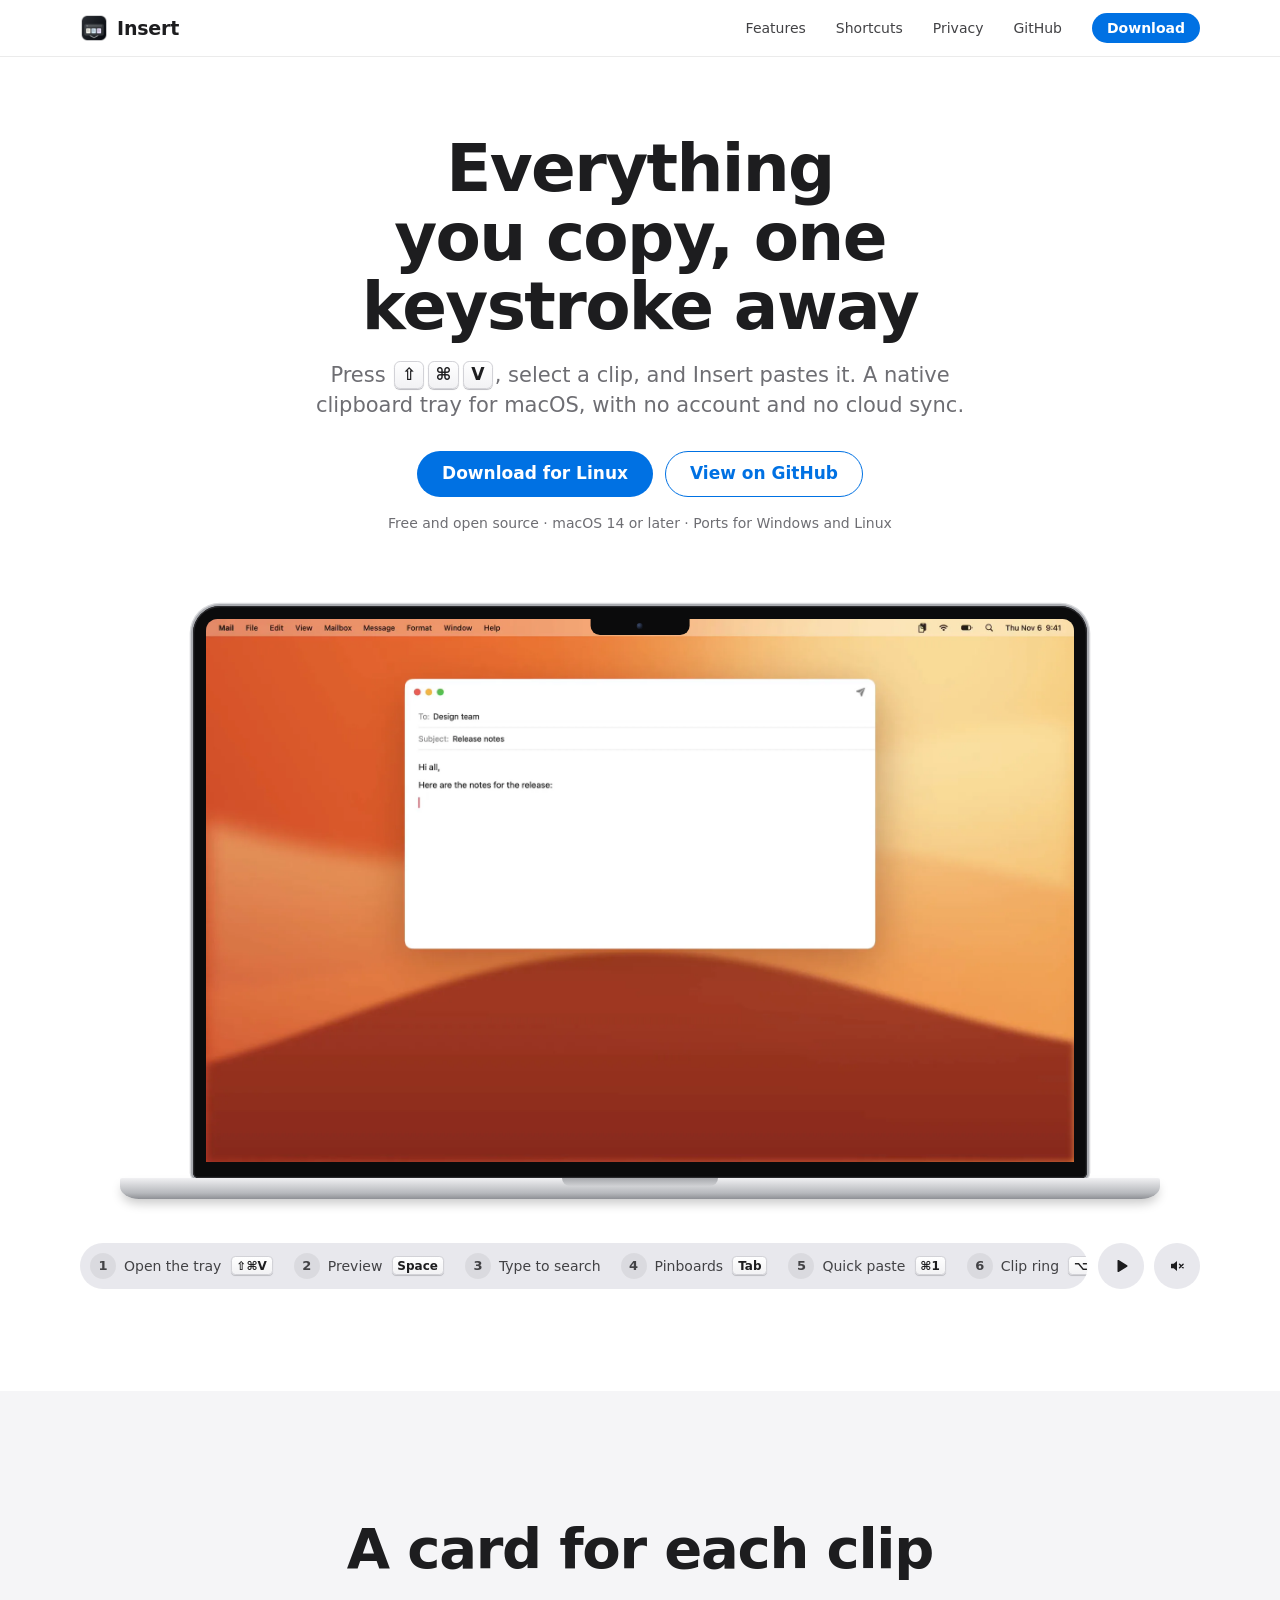
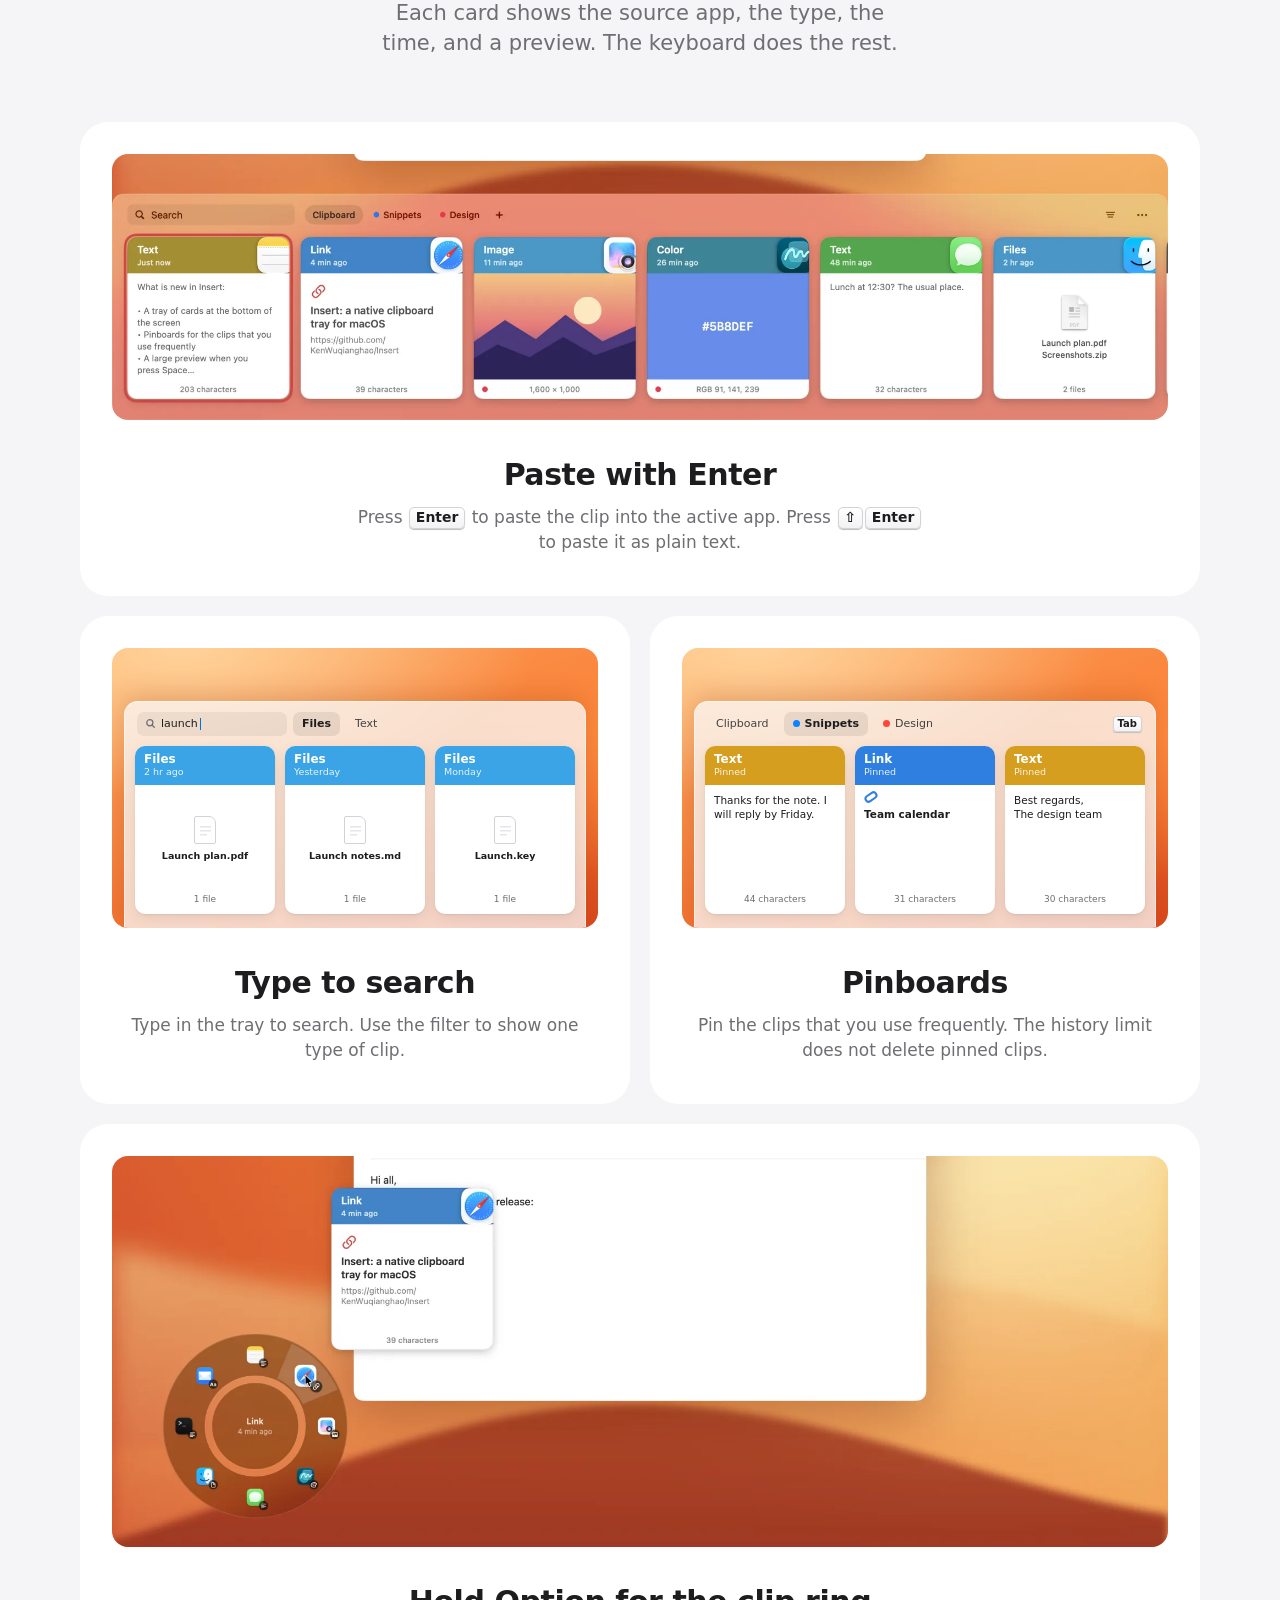
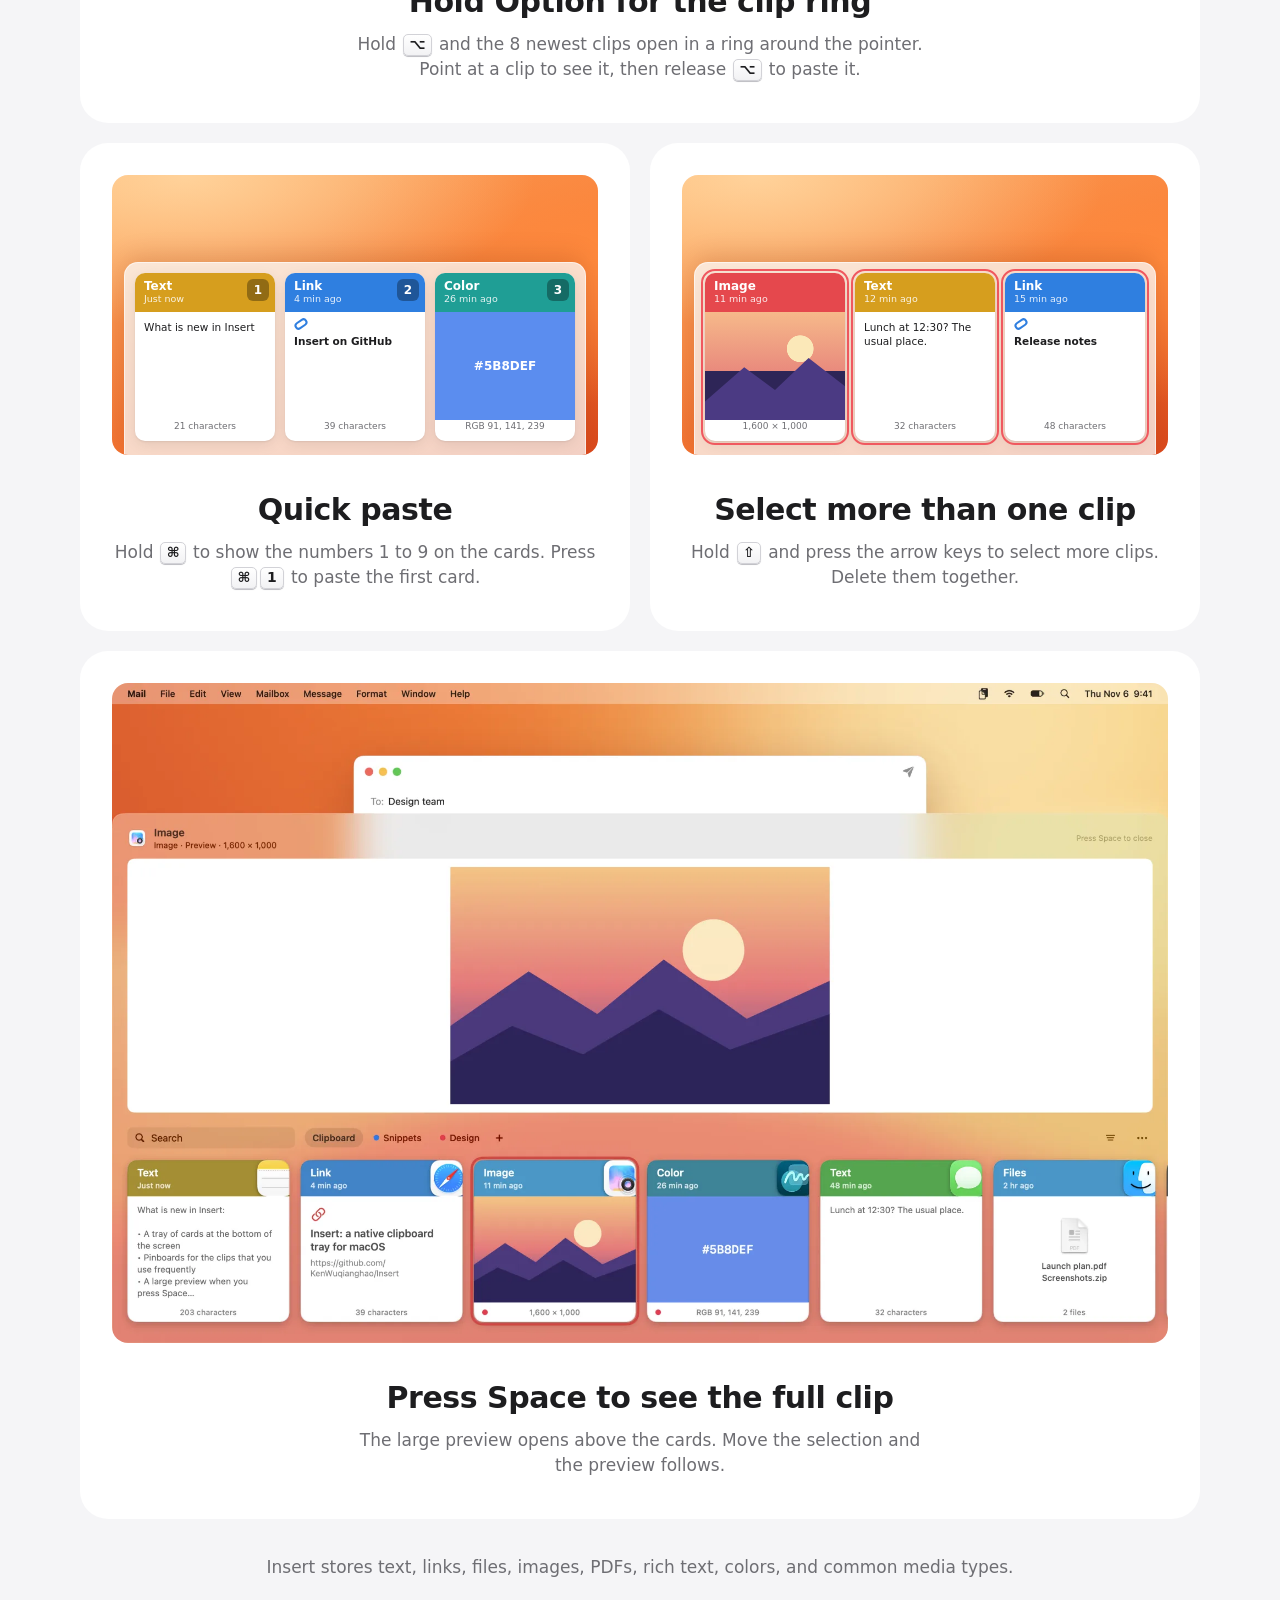
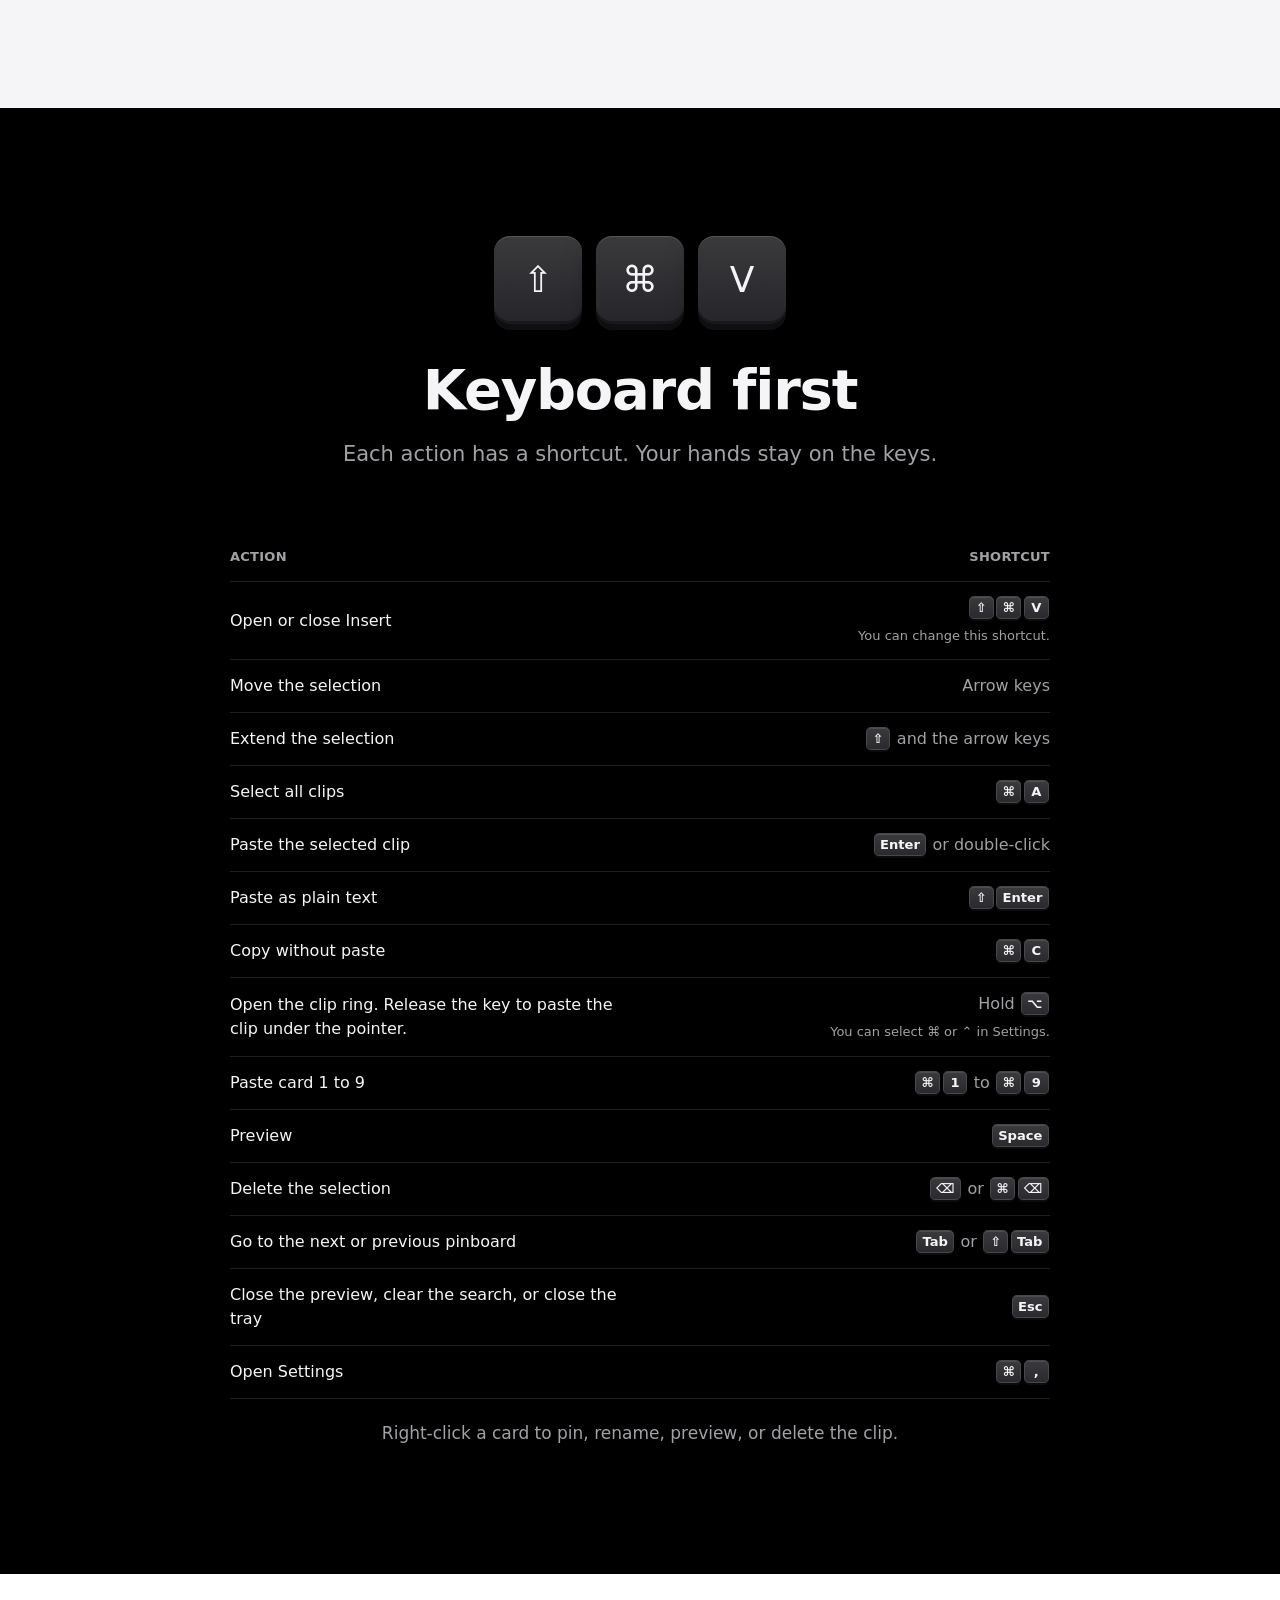
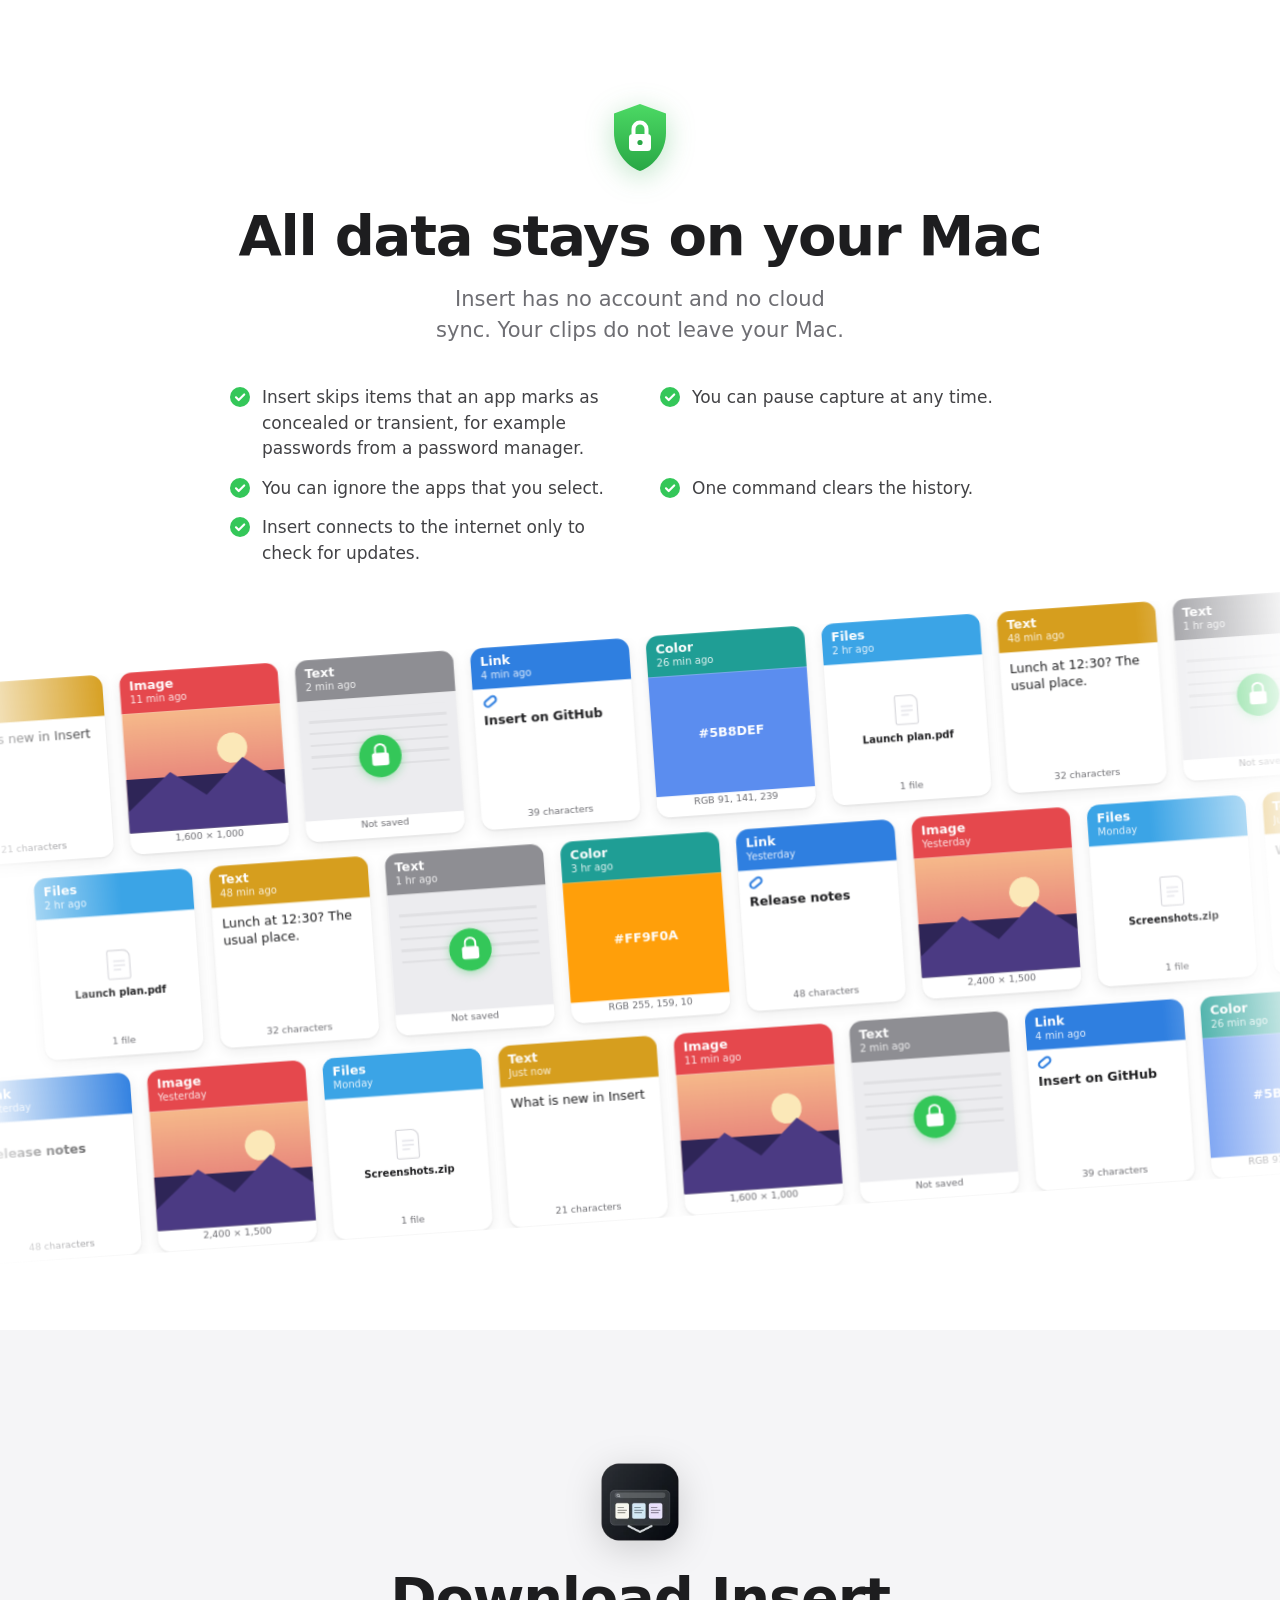
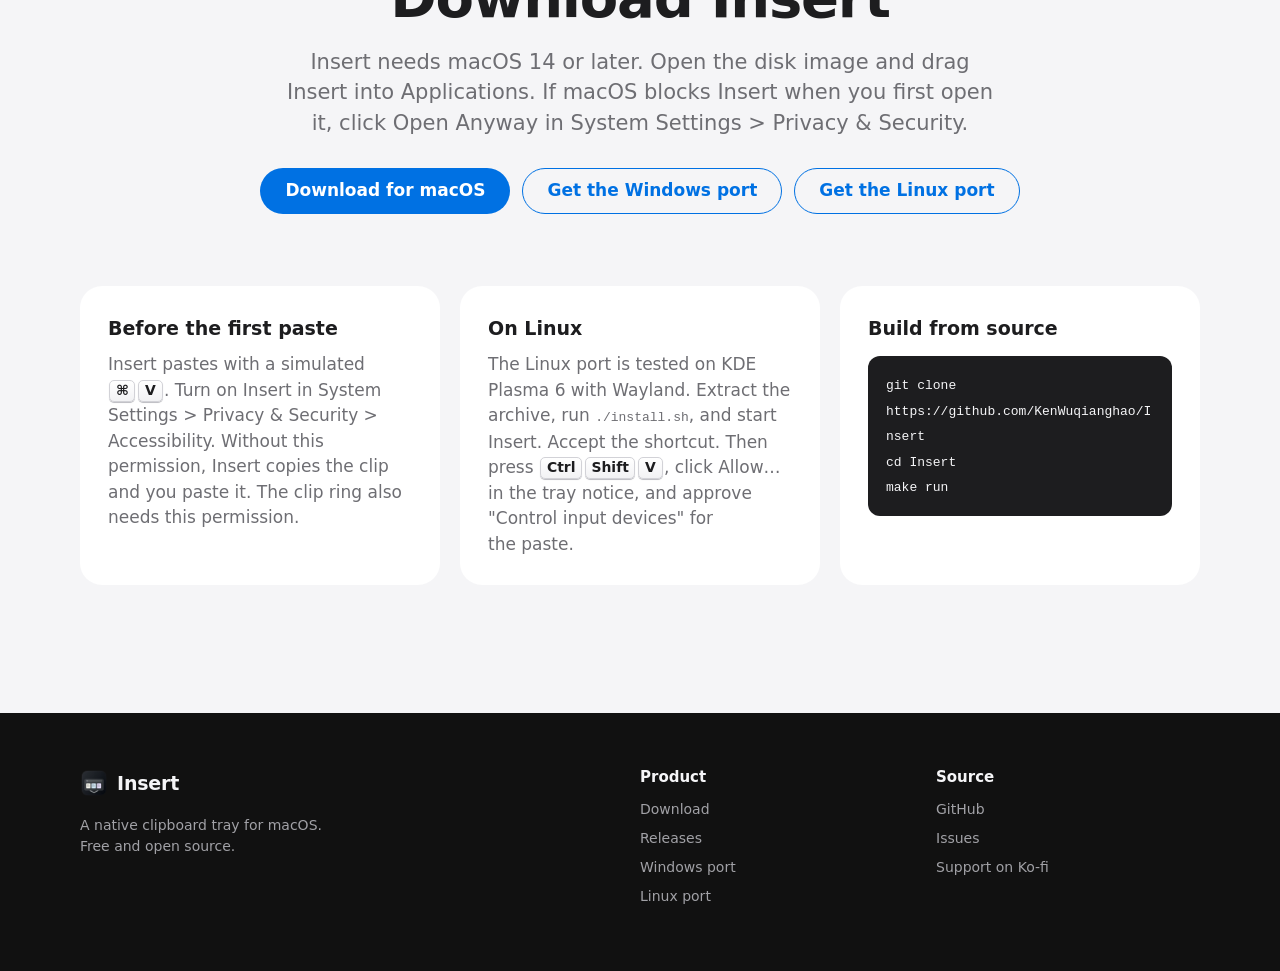
<file: index.html>
<!doctype html>
<html lang="en">
  <head>
    <meta charset="utf-8" />
    <meta name="viewport" content="width=device-width, initial-scale=1" />
    <title>Insert - Native clipboard tray for macOS</title>
    <meta
      name="description"
      content="Insert is a native clipboard tray for macOS. Press the shortcut, select a clip, and Insert pastes it into the app that you use. No account and no cloud sync."
    />
    <meta property="og:type" content="website" />
    <meta property="og:url" content="https://insert-app.vercel.app/" />
    <meta property="og:title" content="Insert" />
    <meta property="og:description" content="A native clipboard tray for macOS. Press the shortcut, select a clip, and paste." />
    <meta property="og:site_name" content="Insert" />
    <meta property="og:image" content="https://insert-app.vercel.app/assets/insert-og.jpg" />
    <meta property="og:image:type" content="image/jpeg" />
    <meta property="og:image:width" content="1200" />
    <meta property="og:image:height" content="630" />
    <meta property="og:image:alt" content="The Insert clipboard tray at the bottom of a Mac screen, with text, link, image, color, and file clips" />
    <meta name="twitter:card" content="summary_large_image" />
    <meta name="twitter:title" content="Insert" />
    <meta name="twitter:description" content="A native clipboard tray for macOS. Press the shortcut, select a clip, and paste." />
    <meta name="twitter:image" content="https://insert-app.vercel.app/assets/insert-og.jpg" />
    <meta name="twitter:image:alt" content="The Insert clipboard tray at the bottom of a Mac screen, with text, link, image, color, and file clips" />
    <meta name="color-scheme" content="light" />
    <meta name="theme-color" content="#ffffff" />
    <link rel="icon" type="image/png" sizes="32x32" href="/assets/favicon.png" />
    <link rel="apple-touch-icon" href="/assets/apple-touch-icon.png" />
    <link rel="stylesheet" href="/styles.css" />
    <script>document.documentElement.classList.add("js");</script>
  </head>
  <body>
    <header class="topbar">
      <div class="wrap topbar-row">
        <a class="brand" href="/">
          <img src="/assets/insert-icon.webp" alt="" width="28" height="28" />
          Insert
        </a>
        <nav aria-label="Main">
          <a class="nav-link" href="#features">Features</a>
          <a class="nav-link" href="#shortcuts">Shortcuts</a>
          <a class="nav-link" href="#privacy">Privacy</a>
          <a class="nav-link" href="https://github.com/KenWuqianghao/Insert">GitHub</a>
          <a class="button primary small" href="#download">Download</a>
        </nav>
      </div>
    </header>

    <main>
      <section class="hero" aria-labelledby="hero-title">
        <div class="wrap hero-copy">
          <h1 id="hero-title">Everything you copy, one keystroke away</h1>
          <p class="sub">
            Press <kbd aria-hidden="true">⇧</kbd><kbd aria-hidden="true">⌘</kbd><kbd aria-hidden="true">V</kbd><span class="visually-hidden">Shift Command V</span>,
            select a clip, and Insert pastes it. A native clipboard tray for macOS, with no account and no cloud sync.
          </p>
          <div class="actions">
            <a
              class="button primary"
              id="platform-download"
              href="https://github.com/KenWuqianghao/Insert/releases/latest/download/Insert-Installer.dmg"
              data-windows-url="https://github.com/KenWuqianghao/insert-windows/releases/latest"
              data-linux-url="https://github.com/KenWuqianghao/insert-linux/releases/latest"
            >Download for macOS</a>
            <a class="button outline" href="https://github.com/KenWuqianghao/Insert">View on GitHub</a>
          </div>
          <p class="fineprint">Free and open source · macOS 14 or later · Ports for Windows and Linux</p>
        </div>

        <div class="wrap demo">
          <h2 class="visually-hidden">Demo</h2>
          <div class="laptop">
            <div class="laptop-lid">
              <div class="laptop-screen">
                <video
                  id="demo-video"
                  src="/assets/insert-demo.mp4"
                  poster="/assets/insert-demo-poster.webp"
                  width="1920"
                  height="1200"
                  autoplay
                  muted
                  loop
                  playsinline
                  controls
                  preload="metadata"
                  aria-describedby="demo-steps"
                ></video>
              </div>
              <span class="laptop-notch" aria-hidden="true"></span>
            </div>
            <div class="laptop-base" aria-hidden="true"></div>
          </div>

          <div class="chapters">
            <ol class="chapter-list" id="demo-steps" aria-label="Demo steps">
              <li><button type="button" data-at="1"><span class="step-n">1</span>Open the tray<kbd aria-hidden="true">⇧⌘V</kbd><span class="visually-hidden">Shift Command V</span></button></li>
              <li><button type="button" data-at="3.74"><span class="step-n">2</span>Preview<kbd>Space</kbd></button></li>
              <li><button type="button" data-at="8.01"><span class="step-n">3</span>Type to search</button></li>
              <li><button type="button" data-at="11.16"><span class="step-n">4</span>Pinboards<kbd>Tab</kbd></button></li>
              <li><button type="button" data-at="14.53"><span class="step-n">5</span>Quick paste<kbd aria-hidden="true">⌘1</kbd><span class="visually-hidden">Command 1</span></button></li>
              <li><button type="button" data-at="18.81"><span class="step-n">6</span>Clip ring<kbd aria-hidden="true">⌥</kbd><span class="visually-hidden">Hold Option</span></button></li>
            </ol>
            <button type="button" class="round-toggle play-toggle" id="play-toggle" aria-label="Pause the demo">
              <svg class="icon-pause" viewBox="0 0 16 16" aria-hidden="true"><rect x="3.5" y="2.5" width="3" height="11" rx="1" /><rect x="9.5" y="2.5" width="3" height="11" rx="1" /></svg>
              <svg class="icon-play" viewBox="0 0 16 16" aria-hidden="true"><path d="M4.5 2.8v10.4a.8.8 0 0 0 1.2.7l8.4-5.2a.8.8 0 0 0 0-1.4L5.7 2.1a.8.8 0 0 0-1.2.7Z" /></svg>
            </button>
            <button type="button" class="round-toggle sound-toggle muted" id="sound-toggle" aria-label="Turn on the sound">
              <svg viewBox="0 0 16 16" aria-hidden="true">
                <path d="M2.5 5.8h2.2L8 3v10L4.7 10.2H2.5a.5.5 0 0 1-.5-.5V6.3a.5.5 0 0 1 .5-.5Z" />
                <path class="icon-sound-on" d="M10.4 5.6a3.4 3.4 0 0 1 0 4.8M12.3 3.8a6 6 0 0 1 0 8.4" fill="none" stroke="currentColor" stroke-width="1.4" stroke-linecap="round" />
                <path class="icon-sound-off" d="m10.5 6.2 3.6 3.6m0-3.6-3.6 3.6" fill="none" stroke="currentColor" stroke-width="1.4" stroke-linecap="round" />
              </svg>
            </button>
          </div>
        </div>
      </section>

      <section class="band grey" id="features" aria-labelledby="features-title">
        <div class="wrap">
          <div class="section-head reveal">
            <h2 id="features-title">A card for each clip</h2>
            <p class="sub">Each card shows the source app, the type, the time, and a preview. The keyboard does the rest.</p>
          </div>

          <div class="feature-grid">
            <article class="feature wide reveal">
              <div class="feature-media">
                <img class="shot tray-only" src="/assets/insert-tray.webp" alt="The Insert tray at the bottom of the screen, with a row of clip cards" width="1920" height="1200" loading="lazy" />
              </div>
              <h3>Paste with Enter</h3>
              <p>Press <kbd>Enter</kbd> to paste the clip into the active app. Press <span class="keys"><kbd>⇧</kbd><kbd>Enter</kbd></span> to paste it as plain text.</p>
            </article>

            <article class="feature reveal">
              <div class="scene" aria-hidden="true">
                <div class="mini-tray">
                  <div class="tray-bar">
                    <span class="search-field"><svg viewBox="0 0 16 16"><circle cx="7" cy="7" r="4.5" /><path d="m10.5 10.5 3 3" /></svg>launch<i class="caret"></i></span>
                    <span class="chip on">Files</span>
                    <span class="chip">Text</span>
                  </div>
                  <div class="clip-row">
                    <div class="clip t-files"><div class="clip-head"><b>Files</b><span>2 hr ago</span></div><div class="clip-body center"><span class="doc"></span><small>Launch plan.pdf</small></div><div class="clip-foot">1 file</div></div>
                    <div class="clip t-files"><div class="clip-head"><b>Files</b><span>Yesterday</span></div><div class="clip-body center"><span class="doc"></span><small>Launch notes.md</small></div><div class="clip-foot">1 file</div></div>
                    <div class="clip t-files"><div class="clip-head"><b>Files</b><span>Monday</span></div><div class="clip-body center"><span class="doc"></span><small>Launch.key</small></div><div class="clip-foot">1 file</div></div>
                  </div>
                </div>
              </div>
              <h3>Type to search</h3>
              <p>Type in the tray to search. Use the filter to show one type of clip.</p>
            </article>

            <article class="feature reveal">
              <div class="scene" aria-hidden="true">
                <div class="mini-tray">
                  <div class="tray-bar">
                    <span class="tab">Clipboard</span>
                    <span class="tab on"><i style="--dot: #0a84ff"></i>Snippets</span>
                    <span class="tab"><i style="--dot: #ff453a"></i>Design</span>
                    <kbd class="tray-key">Tab</kbd>
                  </div>
                  <div class="clip-row">
                    <div class="clip t-text"><div class="clip-head"><b>Text</b><span>Pinned</span></div><div class="clip-body"><p>Thanks for the note. I will reply by Friday.</p></div><div class="clip-foot">44 characters</div></div>
                    <div class="clip t-link"><div class="clip-head"><b>Link</b><span>Pinned</span></div><div class="clip-body"><span class="link-glyph"></span><p><b>Team calendar</b></p></div><div class="clip-foot">31 characters</div></div>
                    <div class="clip t-text"><div class="clip-head"><b>Text</b><span>Pinned</span></div><div class="clip-body"><p>Best regards,<br />The design team</p></div><div class="clip-foot">30 characters</div></div>
                  </div>
                </div>
              </div>
              <h3>Pinboards</h3>
              <p>Pin the clips that you use frequently. The history limit does not delete pinned clips.</p>
            </article>

            <article class="feature wide reveal">
              <div class="feature-media">
                <img class="shot ring-only" src="/assets/insert-ring.webp" alt="The clip ring around the pointer, with the app icons of the newest clips and the preview of the selected link" width="1920" height="1200" loading="lazy" />
              </div>
              <h3>Hold Option for the clip ring</h3>
              <p>Hold <kbd>⌥</kbd> and the 8 newest clips open in a ring around the pointer. Point at a clip to see it, then release <kbd>⌥</kbd> to paste it.</p>
            </article>

            <article class="feature reveal">
              <div class="scene" aria-hidden="true">
                <div class="mini-tray">
                  <div class="clip-row">
                    <div class="clip t-text"><span class="num">1</span><div class="clip-head"><b>Text</b><span>Just now</span></div><div class="clip-body"><p>What is new in Insert</p></div><div class="clip-foot">21 characters</div></div>
                    <div class="clip t-link"><span class="num">2</span><div class="clip-head"><b>Link</b><span>4 min ago</span></div><div class="clip-body"><span class="link-glyph"></span><p><b>Insert on GitHub</b></p></div><div class="clip-foot">39 characters</div></div>
                    <div class="clip t-color"><span class="num">3</span><div class="clip-head"><b>Color</b><span>26 min ago</span></div><div class="clip-body swatch">#5B8DEF</div><div class="clip-foot">RGB 91, 141, 239</div></div>
                  </div>
                </div>
              </div>
              <h3>Quick paste</h3>
              <p>Hold <kbd>⌘</kbd> to show the numbers 1 to 9 on the cards. Press <span class="keys"><kbd>⌘</kbd><kbd>1</kbd></span> to paste the first card.</p>
            </article>

            <article class="feature reveal">
              <div class="scene" aria-hidden="true">
                <div class="mini-tray">
                  <div class="clip-row">
                    <div class="clip t-image picked"><div class="clip-head"><b>Image</b><span>11 min ago</span></div><div class="clip-body art"></div><div class="clip-foot">1,600 × 1,000</div></div>
                    <div class="clip t-text picked"><div class="clip-head"><b>Text</b><span>12 min ago</span></div><div class="clip-body"><p>Lunch at 12:30? The usual place.</p></div><div class="clip-foot">32 characters</div></div>
                    <div class="clip t-link picked"><div class="clip-head"><b>Link</b><span>15 min ago</span></div><div class="clip-body"><span class="link-glyph"></span><p><b>Release notes</b></p></div><div class="clip-foot">48 characters</div></div>
                  </div>
                </div>
              </div>
              <h3>Select more than one clip</h3>
              <p>Hold <kbd>⇧</kbd> and press the arrow keys to select more clips. Delete them together.</p>
            </article>

            <article class="feature wide reveal">
              <div class="feature-media">
                <img class="shot" src="/assets/insert-preview.webp" alt="The large preview of an image clip, above the row of cards" width="1920" height="1200" loading="lazy" />
              </div>
              <h3>Press Space to see the full clip</h3>
              <p>The large preview opens above the cards. Move the selection and the preview follows.</p>
            </article>
          </div>

          <p class="feature-note reveal">Insert stores text, links, files, images, PDFs, rich text, colors, and common media types.</p>
        </div>
      </section>

      <section class="band dark" id="shortcuts" aria-labelledby="shortcuts-title">
        <div class="wrap">
          <div class="section-head reveal">
            <div class="keycaps" aria-hidden="true"><span>⇧</span><span>⌘</span><span>V</span></div>
            <h2 id="shortcuts-title">Keyboard first</h2>
            <p class="sub">Each action has a shortcut. Your hands stay on the keys.</p>
          </div>
          <div class="table-wrap reveal">
            <table>
              <thead>
                <tr><th scope="col">Action</th><th scope="col">Shortcut</th></tr>
              </thead>
              <tbody>
                <tr><td>Open or close Insert</td><td><kbd>⇧</kbd><kbd>⌘</kbd><kbd>V</kbd><span class="cell-note">You can change this shortcut.</span></td></tr>
                <tr><td>Move the selection</td><td>Arrow keys</td></tr>
                <tr><td>Extend the selection</td><td><kbd>⇧</kbd> and the arrow keys</td></tr>
                <tr><td>Select all clips</td><td><kbd>⌘</kbd><kbd>A</kbd></td></tr>
                <tr><td>Paste the selected clip</td><td><kbd>Enter</kbd> or double-click</td></tr>
                <tr><td>Paste as plain text</td><td><kbd>⇧</kbd><kbd>Enter</kbd></td></tr>
                <tr><td>Copy without paste</td><td><kbd>⌘</kbd><kbd>C</kbd></td></tr>
                <tr><td>Open the clip ring. Release the key to paste the clip under the pointer.</td><td>Hold <kbd>⌥</kbd><span class="cell-note">You can select ⌘ or ⌃ in Settings.</span></td></tr>
                <tr><td>Paste card 1 to 9</td><td><kbd>⌘</kbd><kbd>1</kbd> to <kbd>⌘</kbd><kbd>9</kbd></td></tr>
                <tr><td>Preview</td><td><kbd>Space</kbd></td></tr>
                <tr><td>Delete the selection</td><td><kbd>⌫</kbd> or <kbd>⌘</kbd><kbd>⌫</kbd></td></tr>
                <tr><td>Go to the next or previous pinboard</td><td><kbd>Tab</kbd> or <kbd>⇧</kbd><kbd>Tab</kbd></td></tr>
                <tr><td>Close the preview, clear the search, or close the tray</td><td><kbd>Esc</kbd></td></tr>
                <tr><td>Open Settings</td><td><kbd>⌘</kbd><kbd>,</kbd></td></tr>
              </tbody>
            </table>
            <p class="note">Right-click a card to pin, rename, preview, or delete the clip.</p>
          </div>
        </div>
      </section>

      <section class="band privacy" id="privacy" aria-labelledby="privacy-title">
        <div class="wrap">
          <div class="section-head reveal">
            <svg class="shield" viewBox="0 0 64 72" aria-hidden="true">
              <defs>
                <linearGradient id="shield-fill" x1="0" y1="0" x2="0" y2="1">
                  <stop offset="0" stop-color="#4cd964" />
                  <stop offset="1" stop-color="#28a745" />
                </linearGradient>
              </defs>
              <path d="M32 2 6 11.5v19.2c0 17.4 11.1 32.7 26 38.3 14.9-5.6 26-20.9 26-38.3V11.5L32 2Z" fill="url(#shield-fill)" />
              <rect x="21" y="32" width="22" height="17" rx="3.5" fill="#fff" />
              <path d="M25.5 32v-5a6.5 6.5 0 0 1 13 0v5" fill="none" stroke="#fff" stroke-width="4" />
              <circle cx="32" cy="40.5" r="2.6" fill="#28a745" />
            </svg>
            <h2 id="privacy-title">All data stays on your Mac</h2>
            <p class="sub">Insert has no account and no cloud sync. Your clips do not leave your Mac.</p>
          </div>
          <ul class="facts reveal">
            <li>Insert skips items that an app marks as concealed or transient, for example passwords from a password manager.</li>
            <li>You can pause capture at any time.</li>
            <li>You can ignore the apps that you select.</li>
            <li>One command clears the history.</li>
            <li>Insert connects to the internet only to check for updates.</li>
          </ul>
        </div>
        <div class="wall" id="clip-wall" aria-hidden="true"></div>
      </section>

      <section class="band grey" id="download" aria-labelledby="download-title">
        <div class="wrap">
          <div class="section-head reveal">
            <img class="app-icon" src="/assets/insert-icon.webp" alt="" width="88" height="88" loading="lazy" />
            <h2 id="download-title">Download Insert</h2>
            <p class="sub">Insert needs macOS 14 or later. Open the disk image and drag Insert into Applications. If macOS blocks Insert when you first open it, click Open Anyway in System Settings &gt; Privacy &amp; Security.</p>
            <div class="actions">
              <a class="button primary" href="https://github.com/KenWuqianghao/Insert/releases/latest/download/Insert-Installer.dmg">Download for macOS</a>
              <a class="button outline" href="https://github.com/KenWuqianghao/insert-windows/releases/latest">Get the Windows port</a>
              <a class="button outline" href="https://github.com/KenWuqianghao/insert-linux/releases/latest">Get the Linux port</a>
            </div>
          </div>
          <div class="notes reveal">
            <article class="note-card">
              <h3>Before the first paste</h3>
              <p>Insert pastes with a simulated <span class="keys"><kbd>⌘</kbd><kbd>V</kbd></span>. Turn on Insert in System Settings &gt; Privacy &amp; Security &gt; Accessibility. Without this permission, Insert copies the clip and you paste it. The clip ring also needs this permission.</p>
            </article>
            <article class="note-card">
              <h3>On Linux</h3>
              <p>The Linux port is tested on KDE Plasma 6 with Wayland. Extract the archive, run <code>./install.sh</code>, and start Insert. Accept the shortcut. Then press <span class="keys"><kbd>Ctrl</kbd><kbd>Shift</kbd><kbd>V</kbd></span>, click Allow… in the tray notice, and approve "Control input devices" for the paste.</p>
            </article>
            <article class="note-card">
              <h3>Build from source</h3>
              <pre><code>git clone https://github.com/KenWuqianghao/Insert
cd Insert
make run</code></pre>
            </article>
          </div>
        </div>
      </section>
    </main>

    <footer class="footer">
      <div class="wrap footer-grid">
        <div class="footer-brand">
          <a class="brand" href="/">
            <img src="/assets/insert-icon.webp" alt="" width="28" height="28" loading="lazy" />
            Insert
          </a>
          <p>A native clipboard tray for macOS. Free and open source.</p>
        </div>
        <nav aria-labelledby="footer-product">
          <h2 id="footer-product">Product</h2>
          <ul>
            <li><a href="https://github.com/KenWuqianghao/Insert/releases/latest/download/Insert-Installer.dmg">Download</a></li>
            <li><a href="https://github.com/KenWuqianghao/Insert/releases">Releases</a></li>
            <li><a href="https://github.com/KenWuqianghao/insert-windows/releases/latest">Windows port</a></li>
            <li><a href="https://github.com/KenWuqianghao/insert-linux/releases/latest">Linux port</a></li>
          </ul>
        </nav>
        <nav aria-labelledby="footer-source">
          <h2 id="footer-source">Source</h2>
          <ul>
            <li><a href="https://github.com/KenWuqianghao/Insert">GitHub</a></li>
            <li><a href="https://github.com/KenWuqianghao/Insert/issues">Issues</a></li>
            <li><a href="https://ko-fi.com/kenwuu">Support on Ko-fi</a></li>
          </ul>
        </nav>
      </div>
    </footer>

    <script>
      (() => {
        const download = document.getElementById("platform-download");
        const platform = (navigator.userAgentData?.platform || navigator.platform || navigator.userAgent || "").toLowerCase();
        if (download && platform.includes("win")) {
          download.href = download.dataset.windowsUrl;
          download.textContent = "Download for Windows";
        } else if (download && platform.includes("linux") && !/android/i.test(navigator.userAgent)) {
          download.href = download.dataset.linuxUrl;
          download.textContent = "Download for Linux";
        }

        const reduceMotion = window.matchMedia("(prefers-reduced-motion: reduce)").matches;

        const reveals = document.querySelectorAll(".reveal");
        if (reduceMotion || !("IntersectionObserver" in window)) {
          reveals.forEach((el) => el.classList.add("in"));
        } else {
          const observer = new IntersectionObserver(
            (entries) => {
              entries.forEach((entry) => {
                if (!entry.isIntersecting) return;
                entry.target.classList.add("in");
                observer.unobserve(entry.target);
              });
            },
            { rootMargin: "0px 0px -8% 0px" }
          );
          reveals.forEach((el) => observer.observe(el));
        }

        const WALL = [
          { type: "text", head: "Text", time: "Just now", body: "What is new in Insert", foot: "21 characters" },
          { type: "image", head: "Image", time: "11 min ago", art: true, foot: "1,600 × 1,000" },
          { type: "concealed", head: "Text", time: "2 min ago", foot: "Not saved" },
          { type: "link", head: "Link", time: "4 min ago", body: "Insert on GitHub", link: true, foot: "39 characters" },
          { type: "color", head: "Color", time: "26 min ago", swatch: "#5B8DEF", foot: "RGB 91, 141, 239" },
          { type: "files", head: "Files", time: "2 hr ago", file: "Launch plan.pdf", foot: "1 file" },
          { type: "text", head: "Text", time: "48 min ago", body: "Lunch at 12:30? The usual place.", foot: "32 characters" },
          { type: "concealed", head: "Text", time: "1 hr ago", foot: "Not saved" },
          { type: "color", head: "Color", time: "3 hr ago", swatch: "#FF9F0A", foot: "RGB 255, 159, 10" },
          { type: "link", head: "Link", time: "Yesterday", body: "Release notes", link: true, foot: "48 characters" },
          { type: "image", head: "Image", time: "Yesterday", art: true, foot: "2,400 × 1,500" },
          { type: "files", head: "Files", time: "Monday", file: "Screenshots.zip", foot: "1 file" },
        ];

        const cardHtml = (clip) => {
          let body;
          if (clip.type === "concealed") body = `<div class="clip-body concealed"><span class="lock"></span></div>`;
          else if (clip.art) body = `<div class="clip-body art"></div>`;
          else if (clip.swatch) body = `<div class="clip-body swatch" style="--swatch: ${clip.swatch}">${clip.swatch}</div>`;
          else if (clip.file) body = `<div class="clip-body center"><span class="doc"></span><small>${clip.file}</small></div>`;
          else if (clip.link) body = `<div class="clip-body"><span class="link-glyph"></span><p><b>${clip.body}</b></p></div>`;
          else body = `<div class="clip-body"><p>${clip.body}</p></div>`;
          return `<div class="clip t-${clip.type}"><div class="clip-head"><b>${clip.head}</b><span>${clip.time}</span></div>${body}<div class="clip-foot">${clip.foot}</div></div>`;
        };

        const wall = document.getElementById("clip-wall");
        if (wall) {
          wall.innerHTML = [0, 5, 9]
            .map((offset) => {
              const row = WALL.map((_, i) => WALL[(i + offset) % WALL.length]);
              return `<div class="wall-row">${row.map(cardHtml).join("")}</div>`;
            })
            .join("");
        }

        const video = document.getElementById("demo-video");
        const toggle = document.getElementById("play-toggle");
        const sound = document.getElementById("sound-toggle");
        const steps = [...document.querySelectorAll("#demo-steps button")];
        if (!video || steps.length === 0) return;
        // The native controls stay when the script does not run. The play button and the step row replace them.
        video.controls = false;

        if (reduceMotion) {
          video.removeAttribute("autoplay");
          video.pause();
        }

        const showPlayState = () => {
          toggle.classList.toggle("paused", video.paused);
          toggle.setAttribute("aria-label", video.paused ? "Play the demo" : "Pause the demo");
        };
        video.addEventListener("play", showPlayState);
        video.addEventListener("pause", showPlayState);
        toggle.addEventListener("click", () => (video.paused ? video.play() : video.pause()));
        showPlayState();

        // Browsers play a video on load only without sound, so the video starts muted.
        const showSoundState = () => {
          sound.classList.toggle("muted", video.muted);
          sound.setAttribute("aria-label", video.muted ? "Turn on the sound" : "Turn off the sound");
        };
        video.addEventListener("volumechange", showSoundState);
        sound.addEventListener("click", () => (video.muted = !video.muted));
        showSoundState();

        const list = document.getElementById("demo-steps");
        const starts = steps.map((step) => Number(step.dataset.at));
        let current = -2;
        const showStep = () => {
          const next = starts.filter((start) => video.currentTime >= start).length - 1;
          if (next === current) return;
          current = next;
          steps.forEach((step, index) => {
            if (index === current) step.setAttribute("aria-current", "step");
            else step.removeAttribute("aria-current");
          });
          const active = steps[current];
          // A scroll during playback must not move a focused step button out of view.
          if (active && list.scrollWidth > list.clientWidth && !list.contains(document.activeElement)) {
            list.scrollTo({
              left: active.offsetLeft - (list.clientWidth - active.offsetWidth) / 2,
              behavior: window.matchMedia("(prefers-reduced-motion: reduce)").matches ? "auto" : "smooth",
            });
          }
        };
        video.addEventListener("timeupdate", showStep);
        video.addEventListener("seeked", showStep);

        steps.forEach((step) => {
          step.addEventListener("click", () => {
            video.currentTime = Number(step.dataset.at);
            video.play();
          });
        });
      })();
    </script>
  </body>
</html>
</file>
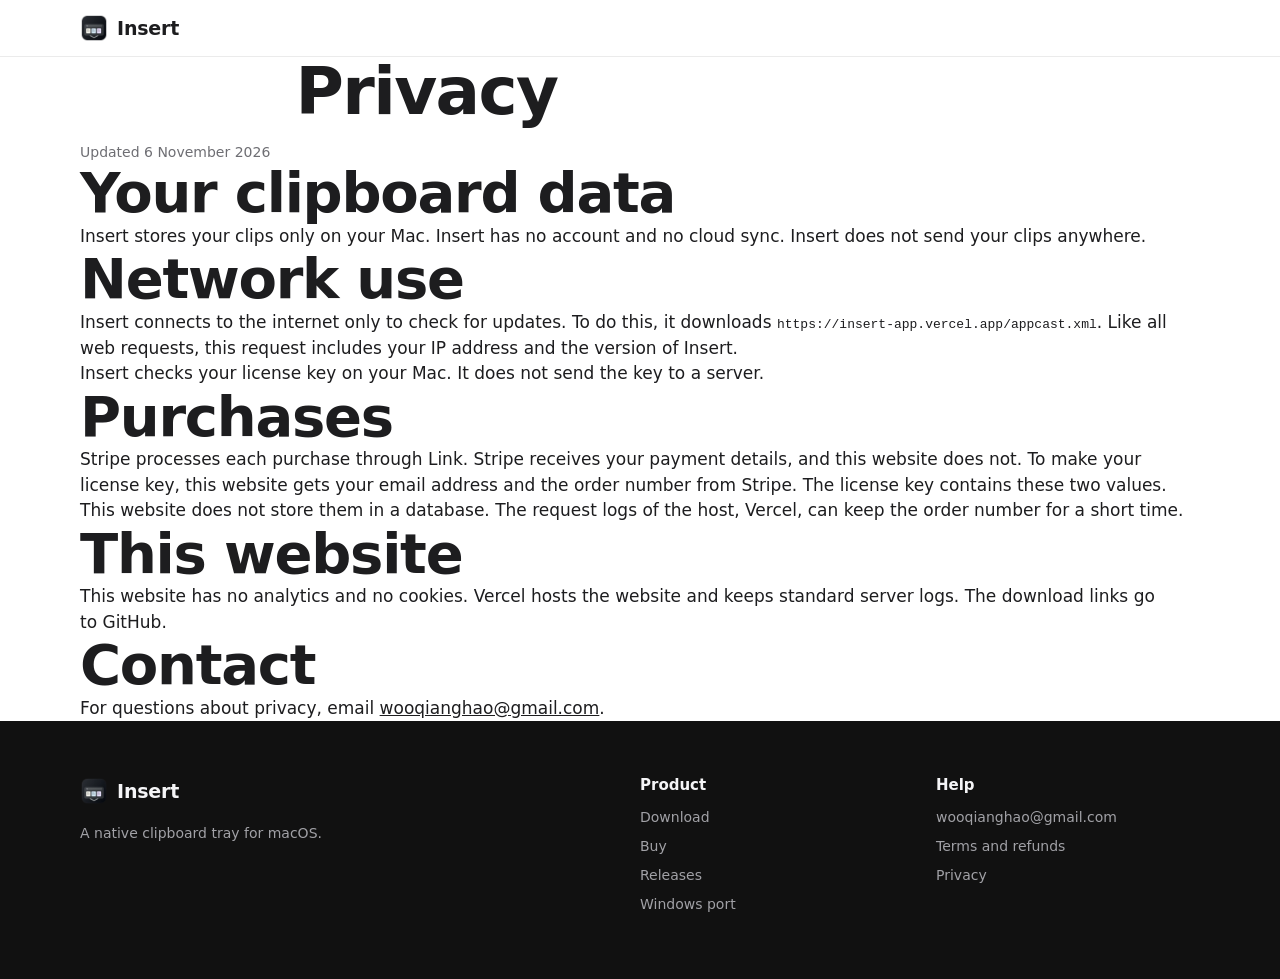
<file: privacy.html>
<!doctype html>
<html lang="en">
  <head>
    <meta charset="utf-8" />
    <meta name="viewport" content="width=device-width, initial-scale=1" />
    <meta name="color-scheme" content="light" />
    <meta name="theme-color" content="#ffffff" />
    <link rel="icon" type="image/png" sizes="32x32" href="/assets/favicon.png" />
    <link rel="apple-touch-icon" href="/assets/apple-touch-icon.png" />
    <link rel="stylesheet" href="/styles.css" />
    <title>Privacy - Insert</title>
    <meta name="description" content="What data Insert and this website use." />
  </head>
  <body>
    <header class="topbar">
      <div class="wrap topbar-row">
        <a class="brand" href="/">
          <img src="/assets/insert-icon.webp" alt="" width="28" height="28" />
          Insert
        </a>
      </div>
    </header>

    <main class="wrap legal">
      <h1>Privacy</h1>
      <p class="fineprint">Updated 6 November 2026</p>

      <h2>Your clipboard data</h2>
      <p>Insert stores your clips only on your Mac. Insert has no account and no cloud sync. Insert does not send your clips anywhere.</p>

      <h2>Network use</h2>
      <p>Insert connects to the internet only to check for updates. To do this, it downloads <code>https://insert-app.vercel.app/appcast.xml</code>. Like all web requests, this request includes your IP address and the version of Insert.</p>
      <p>Insert checks your license key on your Mac. It does not send the key to a server.</p>

      <h2>Purchases</h2>
      <p>Stripe processes each purchase through Link. Stripe receives your payment details, and this website does not. To make your license key, this website gets your email address and the order number from Stripe. The license key contains these two values. This website does not store them in a database. The request logs of the host, Vercel, can keep the order number for a short time.</p>

      <h2>This website</h2>
      <p>This website has no analytics and no cookies. Vercel hosts the website and keeps standard server logs. The download links go to GitHub.</p>

      <h2>Contact</h2>
      <p>For questions about privacy, email <a href="mailto:wooqianghao@gmail.com">wooqianghao@gmail.com</a>.</p>
    </main>

    <footer class="footer">
      <div class="wrap footer-grid">
        <div class="footer-brand">
          <a class="brand" href="/">
            <img src="/assets/insert-icon.webp" alt="" width="28" height="28" loading="lazy" />
            Insert
          </a>
          <p>A native clipboard tray for macOS.</p>
        </div>
        <nav aria-labelledby="footer-product">
          <h2 id="footer-product">Product</h2>
          <ul>
            <li><a href="https://github.com/KenWuqianghao/insert-releases/releases/latest/download/Insert-Installer.dmg">Download</a></li>
            <li><a href="/buy">Buy</a></li>
            <li><a href="https://github.com/KenWuqianghao/insert-releases/releases">Releases</a></li>
            <li><a href="https://github.com/KenWuqianghao/insert-windows/releases/latest">Windows port</a></li>
          </ul>
        </nav>
        <nav aria-labelledby="footer-help">
          <h2 id="footer-help">Help</h2>
          <ul>
            <li><a href="mailto:wooqianghao@gmail.com">wooqianghao@gmail.com</a></li>
            <li><a href="/terms">Terms and refunds</a></li>
            <li><a href="/privacy">Privacy</a></li>
          </ul>
        </nav>
      </div>
    </footer>
  </body>
</html>
</file>
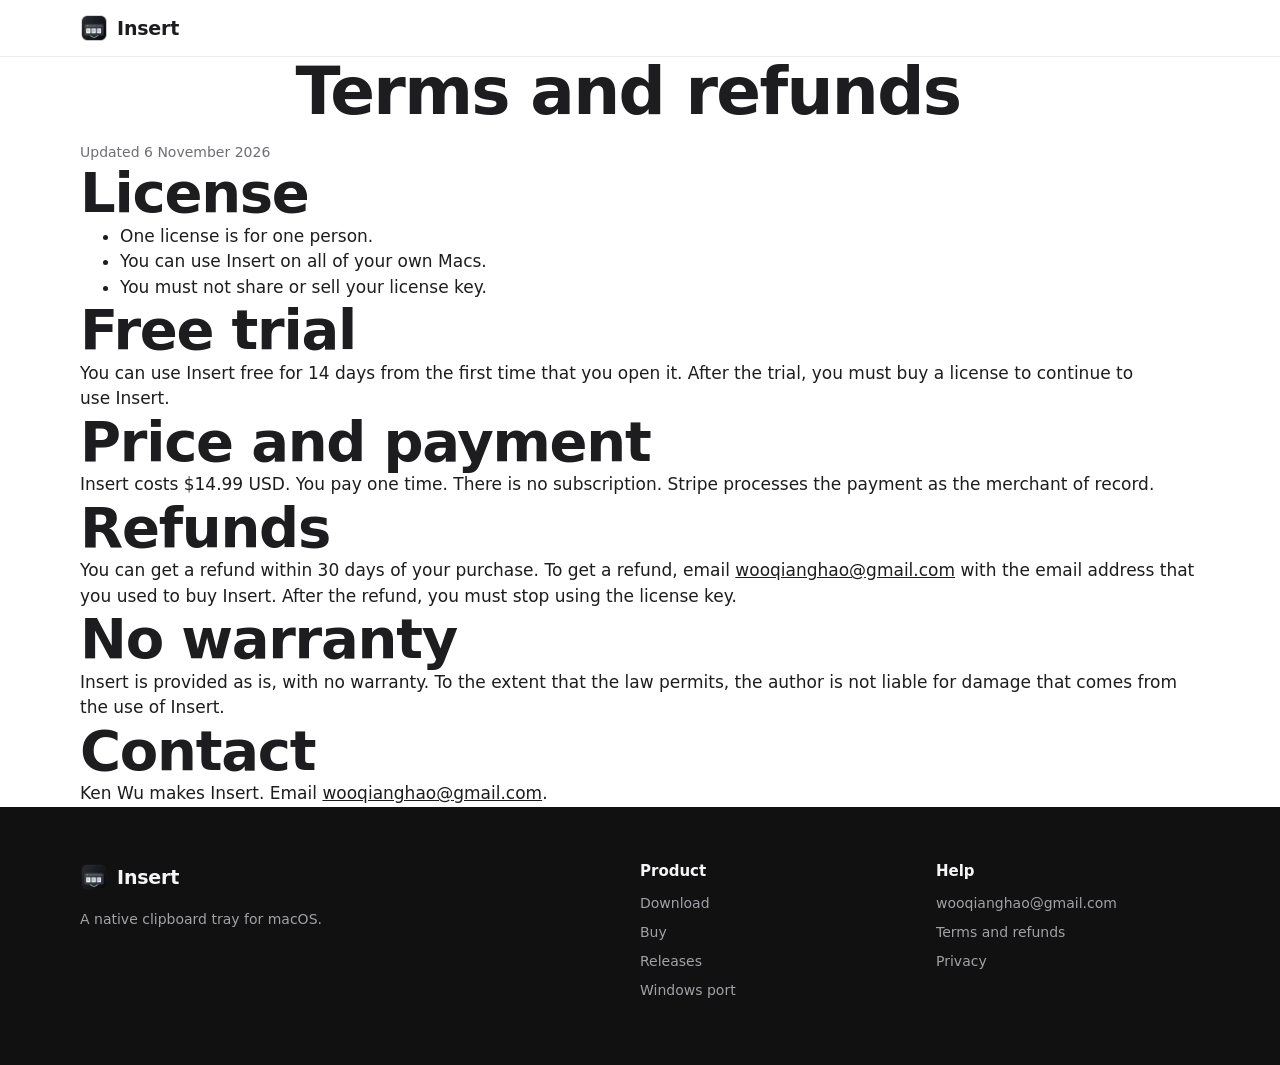
<file: terms.html>
<!doctype html>
<html lang="en">
  <head>
    <meta charset="utf-8" />
    <meta name="viewport" content="width=device-width, initial-scale=1" />
    <meta name="color-scheme" content="light" />
    <meta name="theme-color" content="#ffffff" />
    <link rel="icon" type="image/png" sizes="32x32" href="/assets/favicon.png" />
    <link rel="apple-touch-icon" href="/assets/apple-touch-icon.png" />
    <link rel="stylesheet" href="/styles.css" />
    <title>Terms and refunds - Insert</title>
    <meta name="description" content="The license terms and the refund policy for Insert." />
  </head>
  <body>
    <header class="topbar">
      <div class="wrap topbar-row">
        <a class="brand" href="/">
          <img src="/assets/insert-icon.webp" alt="" width="28" height="28" />
          Insert
        </a>
      </div>
    </header>

    <main class="wrap legal">
      <h1>Terms and refunds</h1>
      <p class="fineprint">Updated 6 November 2026</p>

      <h2>License</h2>
      <ul>
        <li>One license is for one person.</li>
        <li>You can use Insert on all of your own Macs.</li>
        <li>You must not share or sell your license key.</li>
      </ul>

      <h2>Free trial</h2>
      <p>You can use Insert free for 14 days from the first time that you open it. After the trial, you must buy a license to continue to use Insert.</p>

      <h2>Price and payment</h2>
      <p>Insert costs $14.99 USD. You pay one time. There is no subscription. Stripe processes the payment as the merchant of record.</p>

      <h2>Refunds</h2>
      <p>You can get a refund within 30 days of your purchase. To get a refund, email <a href="mailto:wooqianghao@gmail.com">wooqianghao@gmail.com</a> with the email address that you used to buy Insert. After the refund, you must stop using the license key.</p>

      <h2>No warranty</h2>
      <p>Insert is provided as is, with no warranty. To the extent that the law permits, the author is not liable for damage that comes from the use of Insert.</p>

      <h2>Contact</h2>
      <p>Ken Wu makes Insert. Email <a href="mailto:wooqianghao@gmail.com">wooqianghao@gmail.com</a>.</p>
    </main>

    <footer class="footer">
      <div class="wrap footer-grid">
        <div class="footer-brand">
          <a class="brand" href="/">
            <img src="/assets/insert-icon.webp" alt="" width="28" height="28" loading="lazy" />
            Insert
          </a>
          <p>A native clipboard tray for macOS.</p>
        </div>
        <nav aria-labelledby="footer-product">
          <h2 id="footer-product">Product</h2>
          <ul>
            <li><a href="https://github.com/KenWuqianghao/insert-releases/releases/latest/download/Insert-Installer.dmg">Download</a></li>
            <li><a href="/buy">Buy</a></li>
            <li><a href="https://github.com/KenWuqianghao/insert-releases/releases">Releases</a></li>
            <li><a href="https://github.com/KenWuqianghao/insert-windows/releases/latest">Windows port</a></li>
          </ul>
        </nav>
        <nav aria-labelledby="footer-help">
          <h2 id="footer-help">Help</h2>
          <ul>
            <li><a href="mailto:wooqianghao@gmail.com">wooqianghao@gmail.com</a></li>
            <li><a href="/terms">Terms and refunds</a></li>
            <li><a href="/privacy">Privacy</a></li>
          </ul>
        </nav>
      </div>
    </footer>
  </body>
</html>
</file>
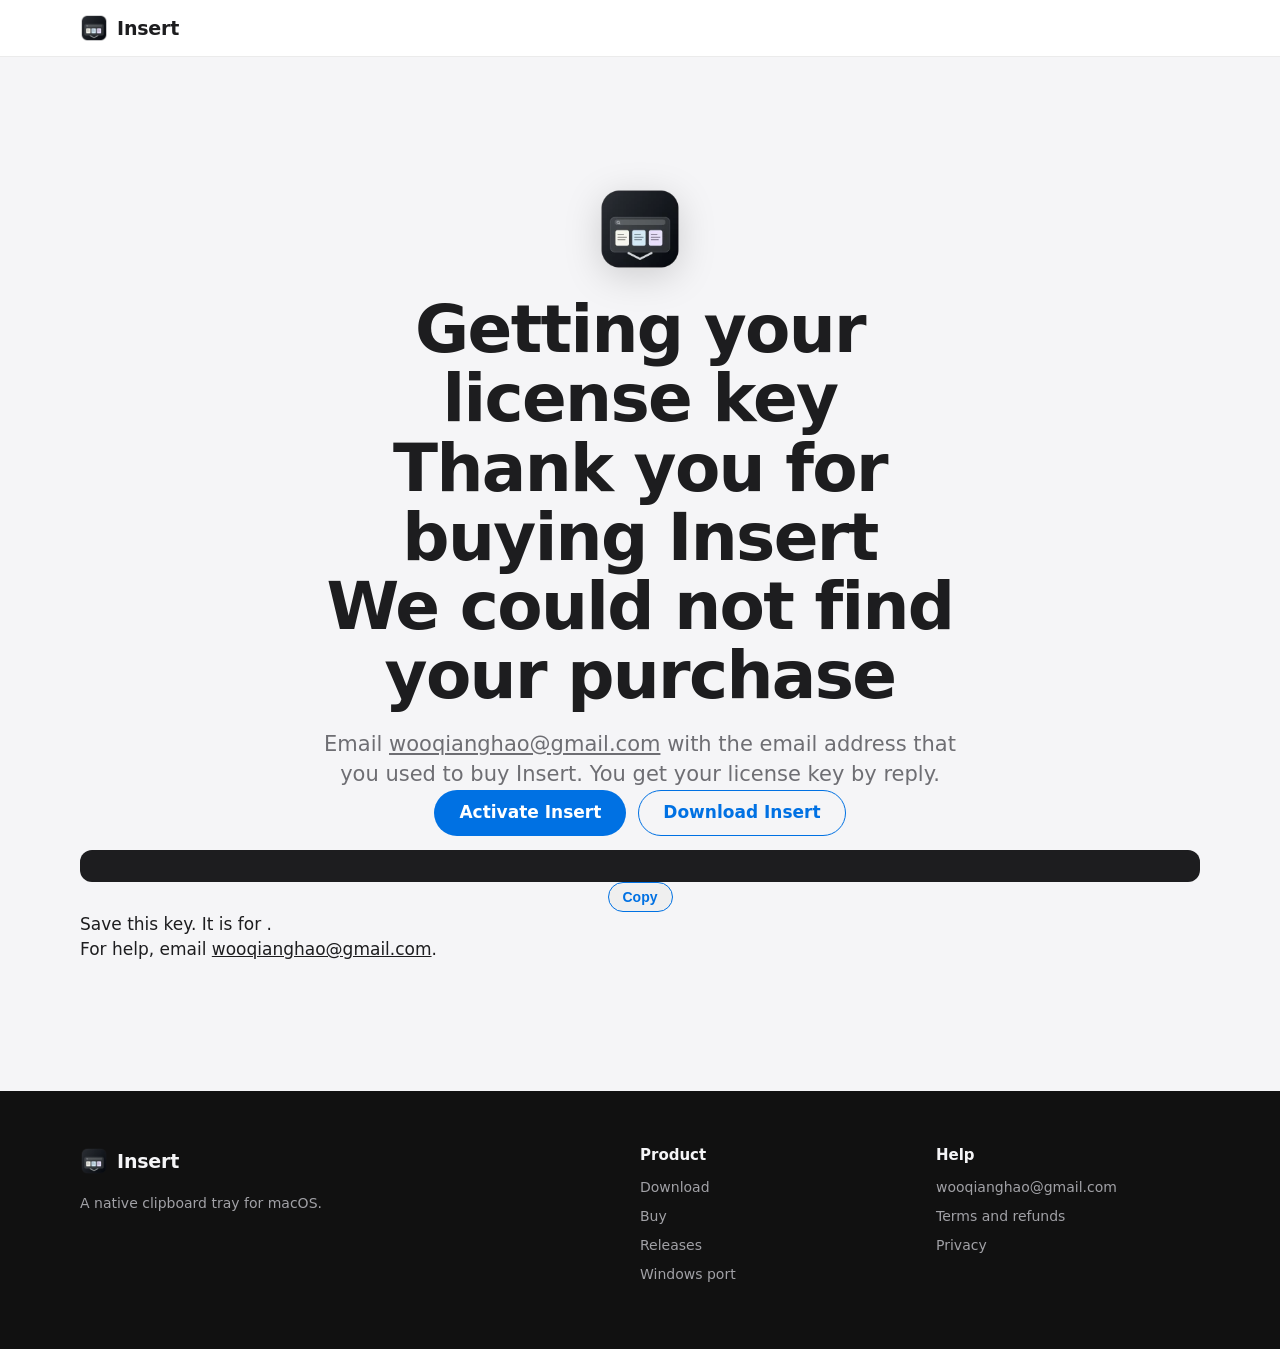
<file: thanks.html>
<!doctype html>
<html lang="en">
  <head>
    <meta charset="utf-8" />
    <meta name="viewport" content="width=device-width, initial-scale=1" />
    <meta name="color-scheme" content="light" />
    <meta name="theme-color" content="#ffffff" />
    <link rel="icon" type="image/png" sizes="32x32" href="/assets/favicon.png" />
    <link rel="apple-touch-icon" href="/assets/apple-touch-icon.png" />
    <link rel="stylesheet" href="/styles.css" />
    <meta name="robots" content="noindex" />
    <title>Thank you - Insert</title>
  </head>
  <body>
    <header class="topbar">
      <div class="wrap topbar-row">
        <a class="brand" href="/">
          <img src="/assets/insert-icon.webp" alt="" width="28" height="28" />
          Insert
        </a>
      </div>
    </header>

    <main class="band grey thanks" id="thanks" data-state="loading" aria-live="polite">
      <div class="wrap">
        <div class="section-head">
          <img class="app-icon" src="/assets/insert-icon.webp" alt="" width="88" height="88" />
          <h1 data-show="loading">Getting your license key</h1>
          <h1 data-show="ready">Thank you for buying Insert</h1>
          <h1 data-show="error">We could not find your purchase</h1>
          <p class="sub" data-show="error">Email <a href="mailto:wooqianghao@gmail.com">wooqianghao@gmail.com</a> with the email address that you used to buy Insert. You get your license key by reply.</p>
          <div class="actions" data-show="ready">
            <a class="button primary" id="activate" href="insert://activate">Activate Insert</a>
            <a class="button outline" href="https://github.com/KenWuqianghao/insert-releases/releases/latest/download/Insert-Installer.dmg">Download Insert</a>
          </div>
        </div>

        <div class="key-card" data-show="ready">
          <pre><code id="key"></code></pre>
          <div class="actions">
            <button class="button outline small" id="copy" type="button">Copy</button>
          </div>
          <p>Save this key. It is for <b id="email"></b>.</p>
        </div>

        <p class="support" data-show="ready">For help, email <a href="mailto:wooqianghao@gmail.com">wooqianghao@gmail.com</a>.</p>
      </div>
    </main>

    <footer class="footer">
      <div class="wrap footer-grid">
        <div class="footer-brand">
          <a class="brand" href="/">
            <img src="/assets/insert-icon.webp" alt="" width="28" height="28" loading="lazy" />
            Insert
          </a>
          <p>A native clipboard tray for macOS.</p>
        </div>
        <nav aria-labelledby="footer-product">
          <h2 id="footer-product">Product</h2>
          <ul>
            <li><a href="https://github.com/KenWuqianghao/insert-releases/releases/latest/download/Insert-Installer.dmg">Download</a></li>
            <li><a href="/buy">Buy</a></li>
            <li><a href="https://github.com/KenWuqianghao/insert-releases/releases">Releases</a></li>
            <li><a href="https://github.com/KenWuqianghao/insert-windows/releases/latest">Windows port</a></li>
          </ul>
        </nav>
        <nav aria-labelledby="footer-help">
          <h2 id="footer-help">Help</h2>
          <ul>
            <li><a href="mailto:wooqianghao@gmail.com">wooqianghao@gmail.com</a></li>
            <li><a href="/terms">Terms and refunds</a></li>
            <li><a href="/privacy">Privacy</a></li>
          </ul>
        </nav>
      </div>
    </footer>

    <script>
      (async () => {
        const root = document.getElementById("thanks");
        const keyText = document.getElementById("key");
        const copy = document.getElementById("copy");

        copy.addEventListener("click", async () => {
          try {
            await navigator.clipboard.writeText(keyText.textContent);
            copy.textContent = "Copied";
            setTimeout(() => (copy.textContent = "Copy"), 2000);
          } catch {
            getSelection().selectAllChildren(keyText);
          }
        });

        const sessionId = new URLSearchParams(location.search).get("session_id");
        try {
          if (!sessionId) throw new Error("missing session_id");
          const res = await fetch(`/api/license?session_id=${encodeURIComponent(sessionId)}`);
          if (!res.ok) throw new Error(`license API returned ${res.status}`);
          const { key, email } = await res.json();
          keyText.textContent = key;
          document.getElementById("email").textContent = email;
          document.getElementById("activate").href = `insert://activate?key=${encodeURIComponent(key)}`;
          root.dataset.state = "ready";
        } catch {
          root.dataset.state = "error";
        }
      })();
    </script>
  </body>
</html>
</file>
<file: styles.css>
:root {
  color-scheme: light;
  --ink: #1d1d1f;
  --muted: #6e6e73;
  --grey: #f5f5f7;
  --line: #d2d2d7;
  --blue: #0071e3;
  --blue-hover: #0066cc;
  --ring: #f0585f;
  --night: #000;
  --night-2: #1d1d1f;
  --night-ink: #f5f5f7;
  --night-muted: #a1a1a6;
  --t-text: #d69e1e;
  --t-link: #2f7fe0;
  --t-image: #e5484d;
  --t-color: #1f9e95;
  --t-files: #3ba4e6;
  --t-concealed: #8e8e93;
  --gutter: clamp(20px, 4vw, 40px);
  --font: system-ui, -apple-system, BlinkMacSystemFont, "SF Pro Text", "Segoe UI", Roboto, "Helvetica Neue", Arial, sans-serif;
}

* {
  box-sizing: border-box;
}

html {
  scroll-behavior: smooth;
  scroll-padding-top: 64px;
}

body {
  margin: 0;
  background: #fff;
  color: var(--ink);
  font-family: var(--font);
  font-size: 17px;
  line-height: 1.5;
  -webkit-font-smoothing: antialiased;
}

h1,
h2,
h3,
p,
ul,
ol {
  margin: 0;
}

h1,
h2,
h3 {
  text-wrap: balance;
}

p {
  text-wrap: pretty;
}

a {
  color: inherit;
}

img,
video {
  display: block;
  max-width: 100%;
}

:focus-visible {
  outline: 3px solid var(--blue);
  outline-offset: 3px;
  border-radius: 8px;
}

.wrap {
  width: min(1120px, 100% - 2 * var(--gutter));
  margin-inline: auto;
}

.visually-hidden {
  position: absolute;
  width: 1px;
  height: 1px;
  overflow: hidden;
  clip-path: inset(50%);
  white-space: nowrap;
}

kbd {
  display: inline-flex;
  align-items: center;
  justify-content: center;
  min-width: 1.75em;
  height: 1.6em;
  margin-inline: 0.1em;
  padding: 0 0.4em;
  border: 1px solid #d2d2d7;
  border-radius: 0.36em;
  background: linear-gradient(#fff, #f2f2f4);
  box-shadow: 0 1px 0 #c1c1c6, 0 1px 2px rgba(0, 0, 0, 0.06);
  color: var(--ink);
  font: 600 0.82em/1 var(--font);
  vertical-align: 0.08em;
  white-space: nowrap;
}

/* Header */

.topbar {
  position: sticky;
  top: 0;
  z-index: 10;
  border-bottom: 1px solid rgba(0, 0, 0, 0.08);
  background: rgba(255, 255, 255, 0.82);
  backdrop-filter: saturate(180%) blur(20px);
  -webkit-backdrop-filter: saturate(180%) blur(20px);
}

.topbar-row {
  display: flex;
  align-items: center;
  justify-content: space-between;
  gap: 16px;
  height: 56px;
}

.brand {
  display: inline-flex;
  align-items: center;
  gap: 9px;
  font-size: 19px;
  font-weight: 700;
  letter-spacing: -0.01em;
  text-decoration: none;
}

.brand img {
  border-radius: 7px;
}

.topbar nav {
  display: flex;
  align-items: center;
  gap: clamp(16px, 2.6vw, 30px);
  font-size: 14px;
}

.nav-link {
  color: #424245;
  text-decoration: none;
}

.nav-link:hover {
  color: var(--ink);
}

/* Buttons */

.actions {
  display: flex;
  flex-wrap: wrap;
  justify-content: center;
  gap: 12px;
}

.button {
  display: inline-flex;
  min-height: 46px;
  align-items: center;
  justify-content: center;
  padding: 0 24px;
  border: 1.5px solid transparent;
  border-radius: 999px;
  font-size: 17px;
  font-weight: 600;
  text-decoration: none;
  transition: background-color 0.15s, color 0.15s, border-color 0.15s;
}

.button.primary {
  background: var(--blue);
  color: #fff;
}

.button.primary:hover {
  background: var(--blue-hover);
}

.button.outline {
  border-color: var(--blue);
  color: var(--blue);
}

.button.outline:hover {
  background: rgba(0, 113, 227, 0.06);
}

.button.small {
  min-height: 30px;
  padding: 0 14px;
  font-size: 14px;
}

/* Hero */

.hero {
  padding-top: clamp(48px, 6vw, 80px);
  padding-bottom: clamp(56px, 8vw, 104px);
}

.hero-copy {
  text-align: center;
}

h1 {
  max-width: 15ch;
  margin-inline: auto;
  font-size: clamp(38px, 5.4vw, 66px);
  font-weight: 700;
  line-height: 1.05;
  letter-spacing: -0.025em;
}

.sub {
  max-width: 36em;
  margin: 18px auto 0;
  color: var(--muted);
  text-wrap: balance;
  font-size: clamp(18px, 1.7vw, 21px);
  line-height: 1.45;
}

.hero .actions {
  margin-top: 30px;
}

.fineprint {
  margin-top: 16px;
  color: var(--muted);
  font-size: 14px;
}

.demo {
  margin-top: clamp(44px, 6vw, 72px);
}

/* Laptop frame. Sizes use container units so the frame scales as one piece. */

.laptop {
  container-type: inline-size;
  width: min(1040px, 100%);
  margin-inline: auto;
}

.laptop-lid {
  position: relative;
  width: 86cqw;
  margin-inline: auto;
  padding: 1.25cqw 1.25cqw 1.6cqw;
  border-radius: 2.6cqw 2.6cqw 0.5cqw 0.5cqw;
  background: #0b0b0c;
  box-shadow:
    0 0 0 0.2cqw #a9abb0,
    0 0 0 0.32cqw #d9dadd,
    inset 0 0 0 0.12cqw #2a2a2d;
}

.laptop-screen {
  overflow: hidden;
  aspect-ratio: 16 / 10;
  border-radius: 1.1cqw 1.1cqw 0 0;
  background: #f2d3b3;
}

.laptop-screen video {
  width: 100%;
  height: 100%;
  object-fit: cover;
}

.laptop-notch {
  position: absolute;
  top: 1.2cqw;
  left: 50%;
  width: 9.5cqw;
  height: 1.55cqw;
  border-radius: 0 0 0.9cqw 0.9cqw;
  background: #0b0b0c;
  transform: translateX(-50%);
}

.laptop-notch::after {
  content: "";
  position: absolute;
  top: 0.45cqw;
  left: 50%;
  width: 0.55cqw;
  height: 0.55cqw;
  border-radius: 50%;
  background: radial-gradient(circle at 35% 35%, #3b4a6b, #10141d 70%);
  transform: translateX(-50%);
}

.laptop-base {
  position: relative;
  height: 2cqw;
  border-radius: 0.2cqw 0.2cqw 1.8cqw 1.8cqw / 0.2cqw 0.2cqw 1.2cqw 1.2cqw;
  background: linear-gradient(#f1f1f3 0%, #d6d7da 32%, #b6b8bc 72%, #8e9095 100%);
  box-shadow:
    0 2.2cqw 3.4cqw -1cqw rgba(0, 0, 0, 0.32),
    0 0.6cqw 1cqw -0.2cqw rgba(0, 0, 0, 0.22);
}

.laptop-base::before {
  content: "";
  position: absolute;
  top: 0;
  left: 50%;
  width: 15cqw;
  height: 0.75cqw;
  border-radius: 0 0 0.9cqw 0.9cqw;
  background: linear-gradient(#a7a9ad, #cfd0d3);
  transform: translateX(-50%);
}

/* Demo steps */

.chapters {
  display: flex;
  align-items: center;
  justify-content: center;
  gap: 10px;
  max-width: 100%;
  margin-top: clamp(28px, 4vw, 44px);
}

.chapter-list {
  position: relative;
  display: flex;
  gap: 2px;
  min-width: 0;
  padding: 4px;
  overflow-x: auto;
  border-radius: 999px;
  background: #e8e8ed;
  list-style: none;
  scrollbar-width: none;
}

.chapter-list::-webkit-scrollbar {
  display: none;
}

.chapter-list button {
  display: inline-flex;
  align-items: center;
  gap: 8px;
  height: 38px;
  padding: 0 12px 0 6px;
  border: 0;
  border-radius: 999px;
  background: none;
  color: #424245;
  font: 500 14px/1 var(--font);
  white-space: nowrap;
  cursor: pointer;
  transition: background-color 0.2s, color 0.2s, box-shadow 0.2s;
}

/* The list scrolls and clips an outer outline. */
.chapter-list button:focus-visible {
  outline-offset: -3px;
}

.chapter-list button:hover {
  color: var(--ink);
}

.chapter-list button[aria-current] {
  background: #fff;
  color: var(--ink);
  box-shadow: 0 1px 3px rgba(0, 0, 0, 0.12), 0 0 0 0.5px rgba(0, 0, 0, 0.04);
}

.step-n {
  display: inline-grid;
  place-items: center;
  width: 26px;
  height: 26px;
  border-radius: 50%;
  background: rgba(0, 0, 0, 0.06);
  font-size: 13px;
  font-weight: 600;
}

.chapter-list button[aria-current] .step-n {
  background: var(--blue);
  color: #fff;
}

.chapter-list kbd {
  font-size: 12px;
}

.round-toggle {
  display: grid;
  flex: none;
  place-items: center;
  width: 46px;
  height: 46px;
  border: 0;
  border-radius: 50%;
  background: #e8e8ed;
  color: var(--ink);
  cursor: pointer;
}

.round-toggle:hover {
  background: #dcdce1;
}

.round-toggle svg {
  width: 16px;
  height: 16px;
  fill: currentColor;
}

.play-toggle .icon-play,
.play-toggle.paused .icon-pause {
  display: none;
}

.play-toggle.paused .icon-play {
  display: block;
}

.sound-toggle .icon-sound-off,
.sound-toggle.muted .icon-sound-on {
  display: none;
}

.sound-toggle.muted .icon-sound-off {
  display: block;
}

/* Bands */

.band {
  padding-block: clamp(72px, 10vw, 128px);
}

.band.grey {
  background: var(--grey);
}

.section-head {
  text-align: center;
}

h2 {
  font-size: clamp(34px, 4.8vw, 56px);
  font-weight: 700;
  line-height: 1.08;
  letter-spacing: -0.022em;
}

/* Features */

.feature-grid {
  display: grid;
  grid-template-columns: repeat(2, minmax(0, 1fr));
  gap: 20px;
  margin-top: clamp(40px, 6vw, 64px);
}

.feature {
  display: flex;
  flex-direction: column;
  padding: clamp(20px, 2.6vw, 32px);
  padding-bottom: clamp(28px, 3.4vw, 40px);
  border-radius: 28px;
  background: #fff;
  text-align: center;
}

.feature.wide {
  grid-column: 1 / -1;
}

.feature h3 {
  margin-top: clamp(22px, 3vw, 32px);
  font-size: clamp(22px, 2.4vw, 30px);
  font-weight: 700;
  letter-spacing: -0.015em;
}

.feature > p {
  max-width: 34em;
  margin: 8px auto 0;
  color: var(--muted);
}

.feature-media {
  overflow: hidden;
  border-radius: 16px;
}

.shot {
  width: 100%;
  height: auto;
}

/* The tray screenshot is the full screen. This card shows only the tray at the bottom. */
.shot.tray-only {
  aspect-ratio: 1512 / 380;
  object-fit: cover;
  object-position: bottom;
}

/* The ring screenshot is the full screen. This card shows only the band with the ring and the preview. */
.shot.ring-only {
  aspect-ratio: 1512 / 560;
  object-fit: cover;
  object-position: 50% 58%;
}

.feature-note {
  margin-top: 36px;
  color: var(--muted);
  text-align: center;
}

/* Mock clip cards */

.scene {
  display: grid;
  place-items: end center;
  min-height: 280px;
  padding: 44px 0 0;
  overflow: hidden;
  border-radius: 16px;
  background:
    radial-gradient(120% 90% at 15% 0%, #ffd29a 0%, transparent 60%),
    radial-gradient(90% 80% at 100% 30%, #ff8a3d 0%, transparent 65%),
    linear-gradient(160deg, #ffb066, #f06a2a 70%, #d9481c);
}

.mini-tray {
  width: calc(100% - 24px);
  padding: 10px 12px 14px;
  border: 1px solid rgba(255, 255, 255, 0.55);
  border-bottom: 0;
  border-radius: 14px 14px 0 0;
  background: rgba(250, 247, 244, 0.78);
  backdrop-filter: blur(16px);
  -webkit-backdrop-filter: blur(16px);
  box-shadow: 0 -6px 24px rgba(120, 40, 0, 0.18);
}

.tray-bar {
  display: flex;
  align-items: center;
  gap: 6px;
  margin-bottom: 10px;
  font-size: 11px;
  font-weight: 500;
  white-space: nowrap;
}

.search-field {
  display: inline-flex;
  align-items: center;
  gap: 5px;
  flex: 1;
  max-width: 150px;
  height: 24px;
  padding: 0 8px;
  border-radius: 7px;
  background: rgba(0, 0, 0, 0.06);
  color: var(--ink);
}

.search-field svg {
  width: 11px;
  height: 11px;
  fill: none;
  stroke: var(--muted);
  stroke-width: 1.8;
  stroke-linecap: round;
}

.caret {
  width: 1px;
  height: 12px;
  margin-left: -3px;
  background: var(--blue);
  animation: blink 1.1s steps(1) infinite;
}

@keyframes blink {
  50% {
    opacity: 0;
  }
}

.chip,
.tab {
  display: inline-flex;
  align-items: center;
  gap: 5px;
  height: 24px;
  padding: 0 9px;
  border-radius: 7px;
  color: #424245;
}

.chip.on,
.tab.on {
  background: rgba(0, 0, 0, 0.08);
  color: var(--ink);
  font-weight: 600;
}

.tab i {
  width: 7px;
  height: 7px;
  border-radius: 50%;
  background: var(--dot);
}

.tray-key {
  margin-left: auto;
  font-size: 10px;
}

.clip-row {
  display: flex;
  justify-content: center;
  gap: 10px;
}

.clip {
  --tone: var(--t-text);
  position: relative;
  display: flex;
  flex: none;
  flex-direction: column;
  width: 140px;
  height: 168px;
  overflow: hidden;
  border-radius: 10px;
  background: #fff;
  box-shadow: 0 1px 2px rgba(0, 0, 0, 0.08), 0 4px 14px rgba(0, 0, 0, 0.08);
  text-align: left;
}

.t-text { --tone: var(--t-text); }
.t-link { --tone: var(--t-link); }
.t-image { --tone: var(--t-image); }
.t-color { --tone: var(--t-color); }
.t-files { --tone: var(--t-files); }
.t-concealed { --tone: var(--t-concealed); }

.clip-head {
  display: grid;
  padding: 6px 9px 7px;
  background: var(--tone);
  color: #fff;
  line-height: 1.2;
}

.clip-head b {
  font-size: 12px;
}

.clip-head span {
  font-size: 9.5px;
  opacity: 0.88;
}

.clip-body {
  flex: 1;
  min-height: 0;
  padding: 8px 9px;
  overflow: hidden;
  color: var(--ink);
  font-size: 10.5px;
  line-height: 1.35;
}

.clip-body.center {
  display: flex;
  flex-direction: column;
  align-items: center;
  justify-content: center;
  gap: 6px;
  text-align: center;
}

.clip-body small {
  font-size: 9.5px;
  font-weight: 600;
}

.clip-foot {
  padding: 0 9px 7px;
  color: var(--muted);
  font-size: 9px;
  text-align: center;
}

.doc {
  position: relative;
  width: 22px;
  height: 28px;
  border: 1px solid #d2d2d7;
  border-radius: 2px 7px 2px 2px;
  background: linear-gradient(#e5e5ea, #e5e5ea) 5px 9px / 11px 1.5px no-repeat,
    linear-gradient(#e5e5ea, #e5e5ea) 5px 13px / 11px 1.5px no-repeat,
    linear-gradient(#e5e5ea, #e5e5ea) 5px 17px / 7px 1.5px no-repeat, #fff;
}

.link-glyph {
  display: block;
  width: 14px;
  height: 8px;
  margin-bottom: 6px;
  border: 2px solid var(--t-link);
  border-radius: 5px;
  transform: rotate(-35deg);
}

.clip-body.swatch {
  display: grid;
  place-items: center;
  padding: 0;
  background: var(--swatch, #5b8def);
  color: #fff;
  font-size: 12px;
  font-weight: 700;
}

.clip-body.art {
  padding: 0;
  background:
    radial-gradient(circle at 68% 34%, #fbe8b8 0 11%, transparent 11.5%),
    linear-gradient(transparent 55%, #2e2557 55%) no-repeat,
    linear-gradient(#f6b98a, #e98a7d 55%, #4b3a7a);
  clip-path: inset(0);
  position: relative;
}

.clip-body.art::after {
  content: "";
  position: absolute;
  inset: 30% 0 0;
  background: #4b3a83;
  clip-path: polygon(0 75%, 28% 30%, 50% 60%, 74% 18%, 100% 55%, 100% 100%, 0 100%);
}

.clip-body.concealed {
  display: grid;
  place-items: center;
  background:
    repeating-linear-gradient(transparent 0 9px, rgba(0, 0, 0, 0.05) 9px 11px) 10px 10px / calc(100% - 20px) 50% no-repeat,
    #ececef;
}

.lock {
  position: relative;
  width: 40px;
  height: 40px;
  border-radius: 50%;
  background: #34c759;
  box-shadow: 0 2px 8px rgba(52, 199, 89, 0.4);
}

.lock::before {
  content: "";
  position: absolute;
  top: 8px;
  left: 14px;
  width: 8px;
  height: 9px;
  border: 2.5px solid #fff;
  border-bottom: 0;
  border-radius: 6px 6px 0 0;
}

.lock::after {
  content: "";
  position: absolute;
  top: 17px;
  left: 12px;
  width: 16px;
  height: 12px;
  border-radius: 2.5px;
  background: #fff;
}

.num {
  position: absolute;
  top: 6px;
  right: 6px;
  display: grid;
  place-items: center;
  width: 22px;
  height: 22px;
  border-radius: 6px;
  background: rgba(0, 0, 0, 0.32);
  color: #fff;
  font-size: 12px;
  font-weight: 700;
}

.clip.picked {
  outline: 2.5px solid var(--ring);
  outline-offset: 2px;
}

/* Keyboard band */

.band.dark {
  background: var(--night);
  color: var(--night-ink);
}

.dark .sub,
.dark .note {
  color: var(--night-muted);
}

.keycaps {
  display: flex;
  justify-content: center;
  gap: 14px;
  margin-bottom: 36px;
}

.keycaps span {
  display: grid;
  place-items: center;
  width: clamp(64px, 8vw, 88px);
  aspect-ratio: 1;
  border-radius: 16px;
  background: linear-gradient(#3a3a3d, #26262a);
  box-shadow:
    inset 0 1px 0 rgba(255, 255, 255, 0.14),
    inset 0 -3px 0 rgba(0, 0, 0, 0.35),
    0 6px 0 #0f0f11,
    0 14px 30px rgba(0, 0, 0, 0.6);
  color: #f5f5f7;
  font-size: clamp(26px, 3.2vw, 36px);
  font-weight: 500;
}

.table-wrap {
  max-width: 820px;
  margin: clamp(40px, 6vw, 64px) auto 0;
}

table {
  width: 100%;
  border-collapse: collapse;
  font-size: 16px;
}

th,
td {
  padding: 14px 0;
  border-bottom: 1px solid rgba(255, 255, 255, 0.12);
  text-align: left;
  vertical-align: middle;
}

th {
  color: var(--night-muted);
  font-size: 13px;
  font-weight: 600;
  letter-spacing: 0.02em;
  text-transform: uppercase;
}

td:first-child {
  width: 52%;
  padding-right: 20px;
}

td:last-child,
th:last-child {
  text-align: right;
}

td:last-child {
  color: var(--night-muted);
}

.cell-note {
  display: block;
  margin-top: 6px;
  font-size: 13px;
}

.dark kbd {
  height: 1.75em;
  min-width: 1.9em;
  border-color: #48484c;
  background: linear-gradient(#3a3a3d, #2a2a2e);
  box-shadow: inset 0 1px 0 rgba(255, 255, 255, 0.1), 0 2px 0 #0b0b0c;
  color: #f5f5f7;
}

.keys {
  white-space: nowrap;
}

.note {
  margin-top: 22px;
  text-align: center;
}

/* Privacy */

.privacy {
  overflow: hidden;
}

.shield {
  width: 64px;
  height: 72px;
  margin: 0 auto 24px;
  filter: drop-shadow(0 6px 14px rgba(40, 167, 69, 0.3));
}

.facts {
  display: grid;
  grid-template-columns: repeat(2, minmax(0, 1fr));
  gap: 14px 40px;
  max-width: 820px;
  margin: 40px auto 0;
  padding: 0;
  list-style: none;
}

.facts li {
  position: relative;
  padding-left: 32px;
  color: #424245;
}

.facts li::before {
  content: "";
  position: absolute;
  top: 2px;
  left: 0;
  width: 20px;
  height: 20px;
  border-radius: 50%;
  background:
    url("data:image/svg+xml,%3Csvg xmlns='http://www.w3.org/2000/svg' viewBox='0 0 20 20'%3E%3Cpath d='m6 10.3 2.7 2.7L14.2 7.5' fill='none' stroke='%23fff' stroke-width='2.2' stroke-linecap='round' stroke-linejoin='round'/%3E%3C/svg%3E")
    center / 20px no-repeat,
    #34c759;
}

.wall {
  display: grid;
  gap: 16px;
  margin-top: clamp(56px, 8vw, 88px);
  transform: rotate(-4deg) scale(1.06);
  -webkit-mask-image: linear-gradient(90deg, transparent, #000 12%, #000 88%, transparent);
  mask-image: linear-gradient(90deg, transparent, #000 12%, #000 88%, transparent);
}

.wall-row {
  display: flex;
  justify-content: center;
  gap: 16px;
}

.wall-row:nth-child(2) {
  transform: translateX(72px);
}

.wall .clip {
  width: 150px;
  height: 172px;
  border-radius: 12px;
}

.wall .clip-body {
  font-size: 12px;
}

/* Download */

.app-icon {
  width: 88px;
  height: 88px;
  margin: 0 auto 22px;
  border-radius: 20px;
  filter: drop-shadow(0 8px 18px rgba(0, 0, 0, 0.16));
}

#download .actions {
  margin-top: 30px;
}

.notes {
  display: grid;
  grid-template-columns: repeat(3, minmax(0, 1fr));
  gap: 20px;
  max-width: 1120px;
  margin: clamp(48px, 7vw, 72px) auto 0;
}

.note-card {
  min-width: 0;
  padding: 28px;
  border-radius: 22px;
  background: #fff;
}

.note-card h3 {
  font-size: 19px;
  font-weight: 700;
}

.note-card p {
  margin-top: 10px;
  color: var(--muted);
}

pre {
  margin: 14px 0 0;
  padding: 16px 18px;
  white-space: pre-wrap;
  overflow-wrap: anywhere;
  border-radius: 12px;
  background: var(--night-2);
  color: #f5f5f7;
}

code {
  font-family: ui-monospace, "SF Mono", SFMono-Regular, Menlo, Consolas, monospace;
  font-size: 13px;
  line-height: 1.7;
}

/* Footer */

.footer {
  padding-block: 56px 64px;
  background: #111;
  color: var(--night-muted);
  font-size: 14px;
}

.footer-grid {
  display: grid;
  grid-template-columns: minmax(0, 2fr) repeat(2, minmax(0, 1fr));
  gap: 32px;
}

.footer .brand {
  color: #f5f5f7;
}

.footer-brand p {
  max-width: 28ch;
  margin-top: 12px;
}

.footer h2 {
  color: #f5f5f7;
  font-size: 15px;
  font-weight: 600;
  letter-spacing: 0;
}

.footer ul {
  display: grid;
  gap: 8px;
  margin-top: 14px;
  padding: 0;
  list-style: none;
}

.footer a:not(.brand) {
  text-decoration: none;
}

.footer a:not(.brand):hover {
  color: #f5f5f7;
}

/* Scroll-in motion */

@media (prefers-reduced-motion: no-preference) {
  .js .reveal {
    opacity: 0;
    transform: translateY(28px);
    transition: opacity 0.7s ease, transform 0.7s cubic-bezier(0.2, 0.7, 0.2, 1);
  }

  .js .reveal.in {
    opacity: 1;
    transform: none;
  }
}

@media (prefers-reduced-motion: reduce) {
  html {
    scroll-behavior: auto;
  }

  .caret {
    animation: none;
  }
}

/* Small screens */

@media (max-width: 820px) {
  .feature-grid,
  .facts,
  .notes {
    grid-template-columns: minmax(0, 1fr);
  }

  .footer-grid {
    grid-template-columns: repeat(2, minmax(0, 1fr));
  }

  .footer-brand {
    grid-column: 1 / -1;
  }
}

@media (max-width: 640px) {
  .nav-link {
    display: none;
  }

  .nav-link[href*="github"] {
    display: inline;
  }

  .feature,
  .note-card {
    border-radius: 22px;
  }

  .note-card {
    padding: 22px;
  }

  .scene {
    min-height: 240px;
  }

  .clip-row {
    justify-content: flex-start;
  }

  .chapter-list kbd {
    display: none;
  }

  .chapter-list button {
    padding-right: 12px;
  }

  .wall .clip {
    width: 124px;
    height: 148px;
  }

  .wall-row:nth-child(2) {
    transform: translateX(56px);
  }

  td:first-child {
    width: auto;
  }

  td:last-child {
    white-space: nowrap;
  }

  .cell-note {
    white-space: normal;
  }
}
</file>
